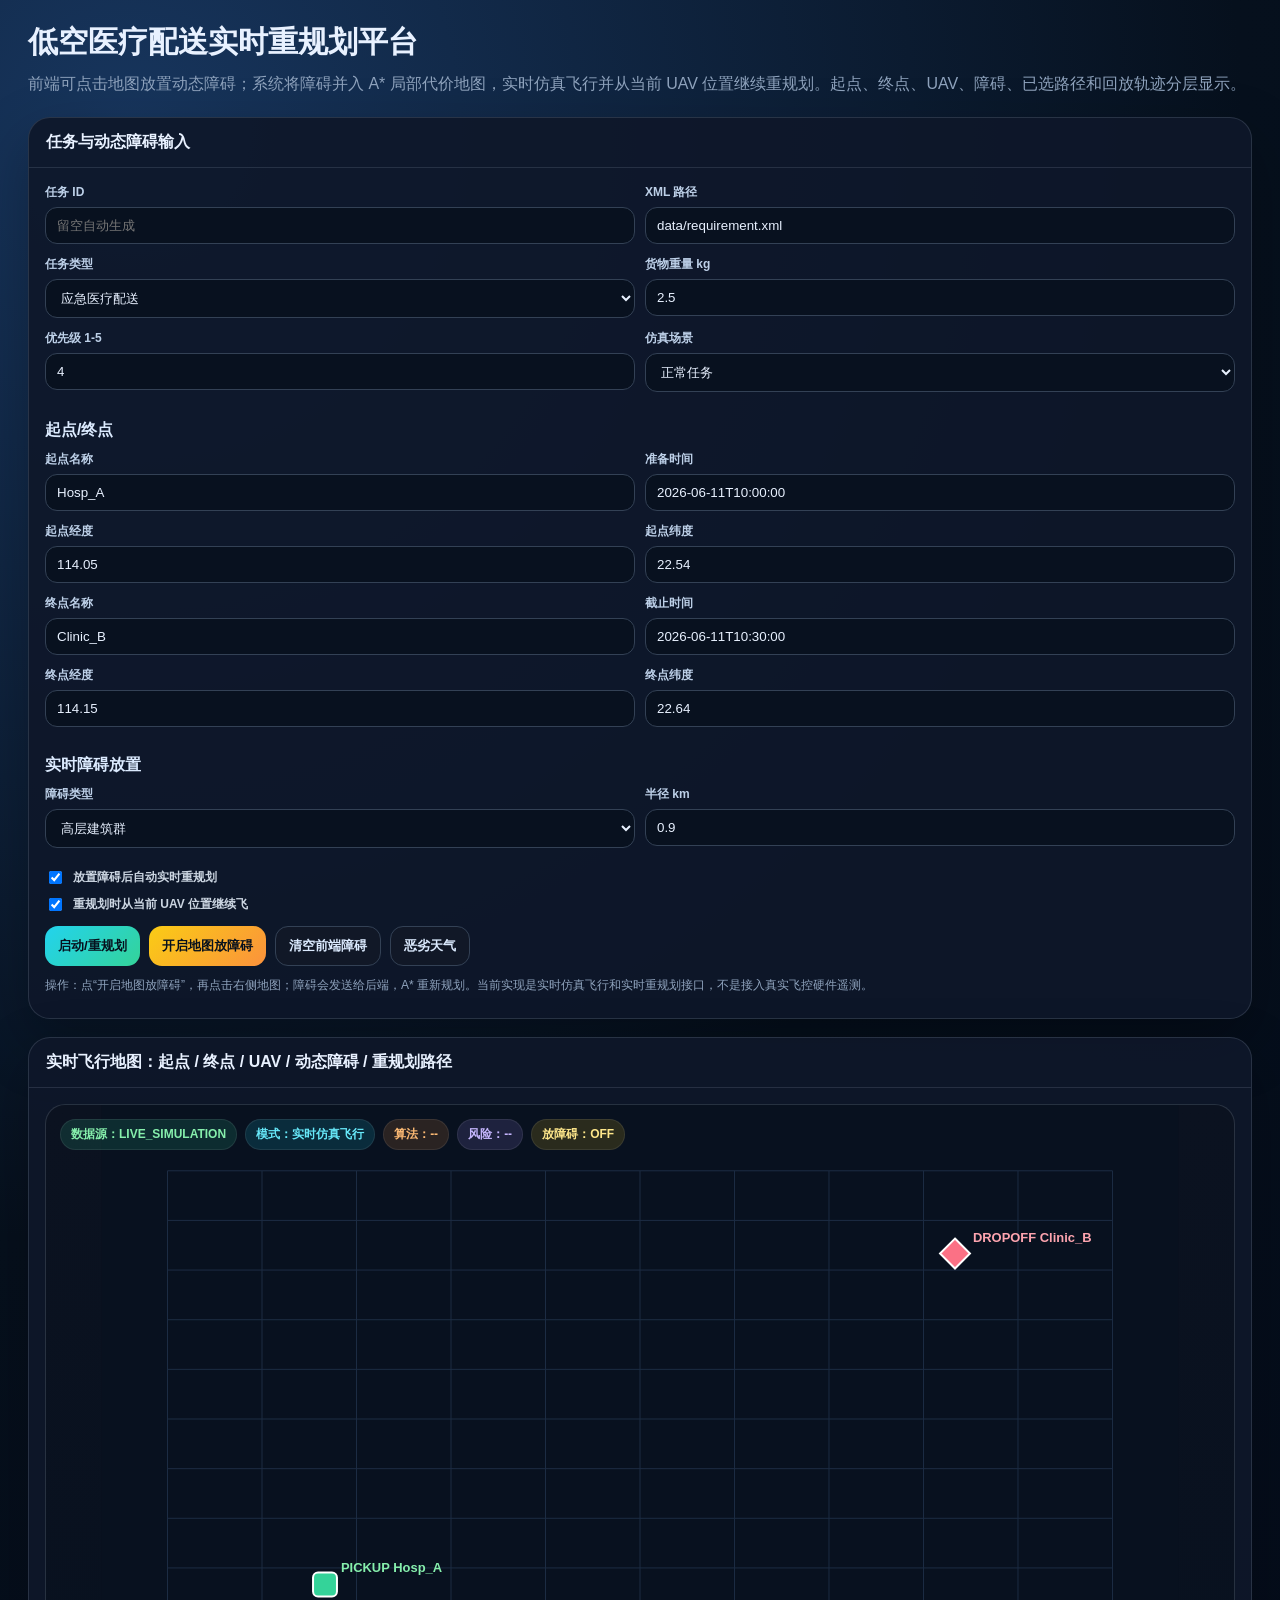
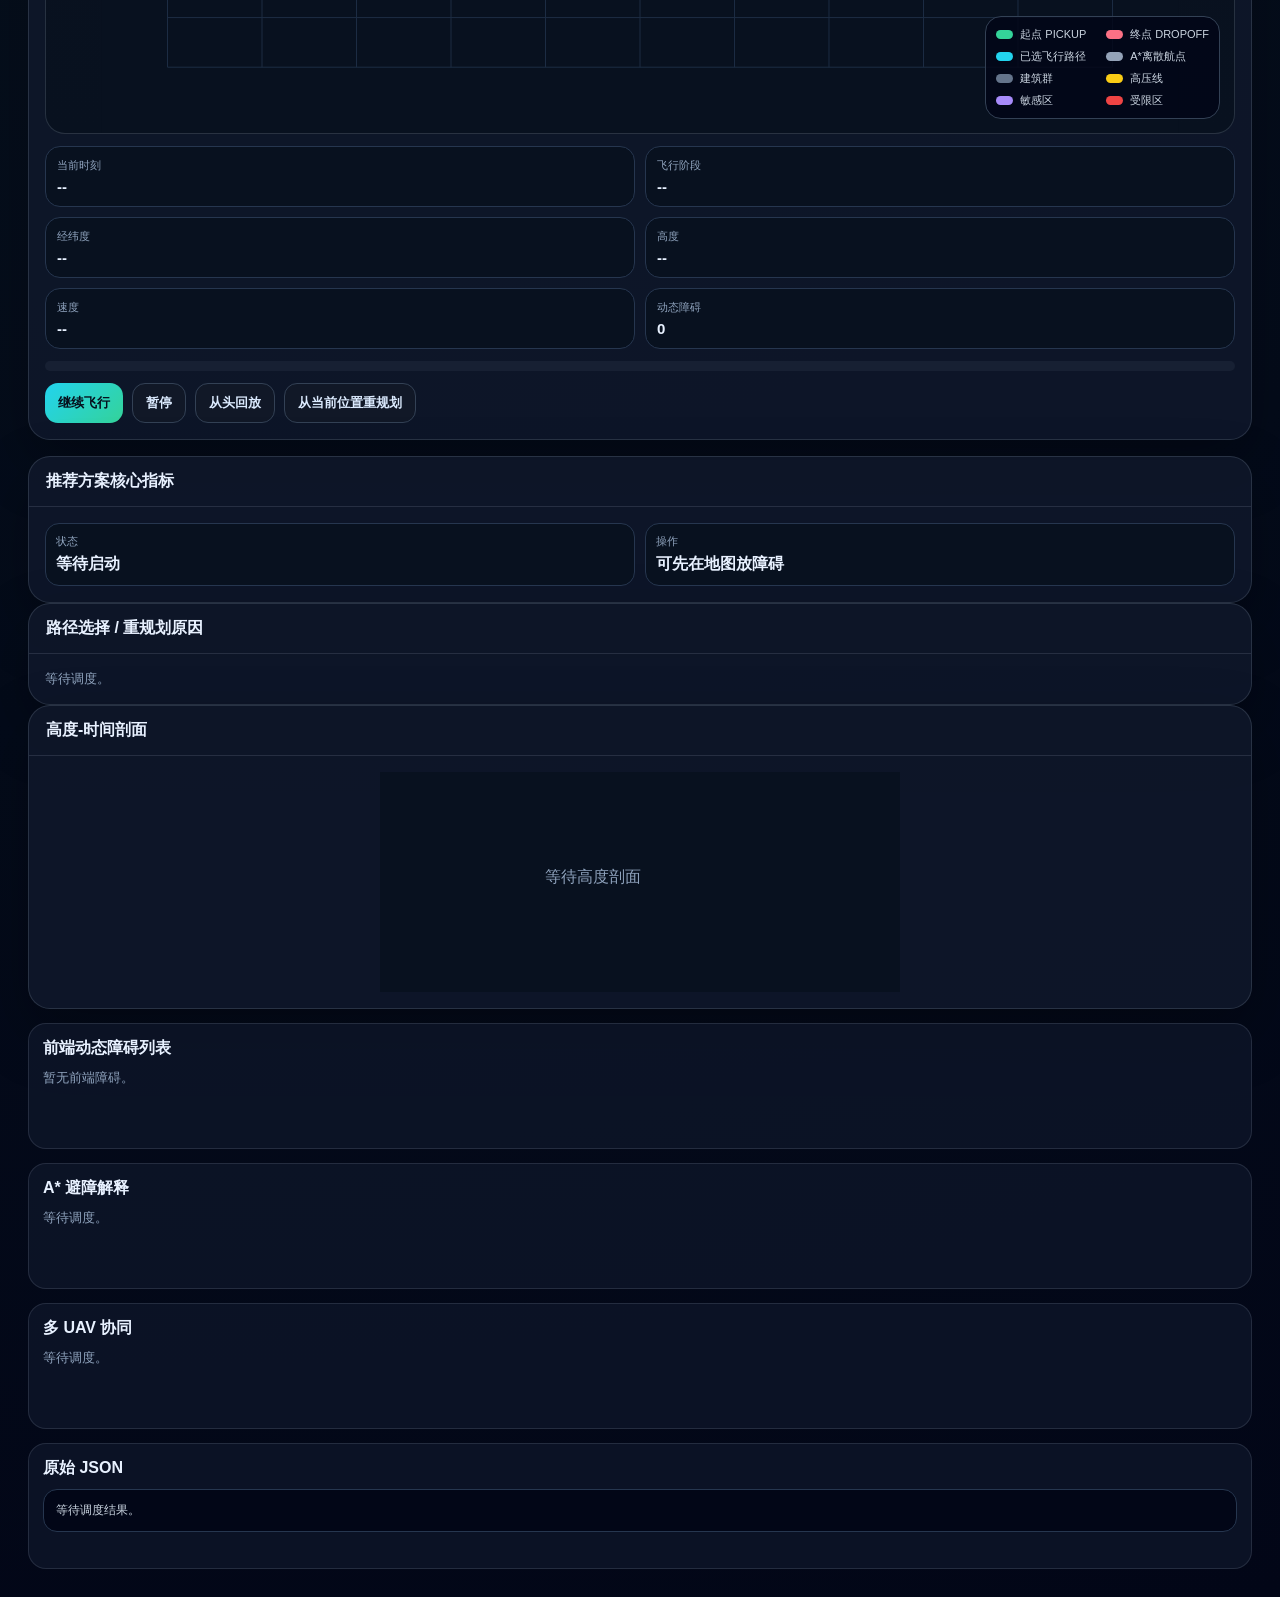
<file: agent_code-master/frontend/index_enhanced.html>
<!doctype html>
<html lang="zh-CN">
<head>
<meta charset="utf-8">
<meta name="viewport" content="width=device-width,initial-scale=1">
<title>低空医疗配送实时重规划平台</title>
<style>
:root{--bg:#06101d;--panel:#0f172a;--card:#111827;--line:#273852;--text:#e8f1ff;--muted:#8fa3bd;--cyan:#22d3ee;--green:#34d399;--red:#fb7185;--yellow:#facc15;--purple:#a78bfa;--orange:#fb923c;--slate:#64748b}*{box-sizing:border-box}body{margin:0;background:radial-gradient(circle at 10% 4%,#17355d 0,#06101d 34%,#020617 100%);color:var(--text);font-family:-apple-system,BlinkMacSystemFont,"Segoe UI","Microsoft YaHei",Arial,sans-serif}header{max-width:1780px;margin:auto;padding:22px 28px 8px}h1{font-size:30px;margin:0}.sub{color:var(--muted);margin-top:8px;line-height:1.6}.wrap{max-width:1780px;margin:auto;padding:12px 28px 28px;display:grid;grid-template-columns:392px 1fr;gap:18px}.card{background:rgba(15,23,42,.92);border:1px solid rgba(148,163,184,.2);border-radius:22px;box-shadow:0 24px 60px rgba(0,0,0,.28);overflow:hidden}.hd{padding:14px 17px;border-bottom:1px solid rgba(148,163,184,.18);font-weight:900}.bd{padding:16px}.row{display:grid;grid-template-columns:1fr 1fr;gap:10px}.f{margin-bottom:12px}label{display:block;font-size:12px;font-weight:800;color:#bdd0e8;margin-bottom:6px}input,select{width:100%;background:#08111f;color:var(--text);border:1px solid #334155;border-radius:12px;padding:10px 11px;outline:0}input:focus,select:focus{border-color:var(--cyan);box-shadow:0 0 0 3px rgba(34,211,238,.12)}.sec{margin:16px 0 10px;font-weight:900;color:#dbeafe}.btns{display:flex;flex-wrap:wrap;gap:9px;margin-top:12px}button{border:0;border-radius:13px;padding:10px 13px;font-weight:900;cursor:pointer;color:#06101d}.primary{background:linear-gradient(135deg,#22d3ee,#34d399)}.ghost{background:#111827;color:#dbeafe;border:1px solid #334155}.warn{background:linear-gradient(135deg,#facc15,#fb923c)}.toggle{display:flex;align-items:center;gap:8px;color:#cbd5e1;font-size:12px;margin-top:8px}.toggle input{width:auto}.hint{font-size:12px;color:var(--muted);line-height:1.55}.toast{margin-top:8px;color:#fca5a5}.dash{display:grid;grid-template-columns:1.45fr .55fr;gap:16px}.mapCard{min-height:760px}.map{height:630px;border-radius:20px;border:1px solid rgba(148,163,184,.22);background:linear-gradient(180deg,#0b1220,#08111f);position:relative;overflow:hidden}.badgebar{position:absolute;left:14px;top:14px;display:flex;gap:8px;flex-wrap:wrap;z-index:4}.tag{display:inline-flex;align-items:center;gap:5px;border-radius:999px;padding:6px 10px;font-size:12px;font-weight:900;border:1px solid rgba(255,255,255,.08);background:#111827}.cyan{color:#67e8f9;background:rgba(34,211,238,.14)}.green{color:#86efac;background:rgba(52,211,153,.14)}.yellow{color:#fde68a;background:rgba(250,204,21,.14)}.purple{color:#c4b5fd;background:rgba(167,139,250,.14)}.red{color:#fda4af;background:rgba(251,113,133,.14)}.orange{color:#fdba74;background:rgba(251,146,60,.14)}svg{width:100%;height:100%;display:block}.legend{position:absolute;right:14px;bottom:14px;z-index:4;background:rgba(2,6,23,.82);border:1px solid #334155;border-radius:16px;padding:10px;display:grid;grid-template-columns:1fr 1fr;gap:7px;font-size:11px}.lg{display:flex;align-items:center;gap:7px;color:#cbd5e1}.sw{width:17px;height:9px;border-radius:8px;display:inline-block}.livebar{display:grid;grid-template-columns:repeat(6,1fr);gap:10px;margin-top:12px}.metric{background:#08111f;border:1px solid #26364f;border-radius:15px;padding:11px}.metric small{display:block;color:var(--muted);font-size:11px}.metric b{display:block;margin-top:5px;font-size:15px}.progress{height:10px;background:#172033;border-radius:99px;overflow:hidden;margin-top:12px}.progress span{display:block;height:100%;width:0;background:linear-gradient(90deg,#22d3ee,#34d399,#facc15)}.panels{display:grid;grid-template-columns:repeat(2,minmax(0,1fr));gap:14px;margin-top:14px}.panel{background:rgba(15,23,42,.78);border:1px solid rgba(148,163,184,.18);border-radius:18px;padding:14px;min-height:126px}.panel h3{margin:0 0 10px;font-size:16px}.miniGrid{display:grid;grid-template-columns:repeat(2,1fr);gap:10px}.mini{background:#08111f;border:1px solid #26364f;border-radius:14px;padding:10px}.mini small{display:block;color:var(--muted);font-size:11px}.mini b{display:block;margin-top:5px}.table{width:100%;border-collapse:collapse;font-size:12px}.table th,.table td{border-bottom:1px solid #26364f;padding:7px;text-align:left}.table th{color:#93c5fd}.step{border-left:3px solid var(--cyan);background:#08111f;border-radius:10px;padding:8px 10px;margin-bottom:8px}.step b{font-size:13px}.step p{margin:5px 0 0;color:var(--muted);font-size:12px;line-height:1.5}.json{white-space:pre-wrap;word-break:break-word;background:#020617;border:1px solid #26364f;border-radius:14px;padding:12px;max-height:300px;overflow:auto;font-size:12px;color:#cbd5e1}.empty{color:var(--muted);font-size:13px}@media(max-width:1280px){.wrap,.dash,.panels{grid-template-columns:1fr}.livebar{grid-template-columns:repeat(2,1fr)}}
</style>
</head>
<body>
<header><h1>低空医疗配送实时重规划平台</h1><div class="sub">前端可点击地图放置动态障碍；系统将障碍并入 A* 局部代价地图，实时仿真飞行并从当前 UAV 位置继续重规划。起点、终点、UAV、障碍、已选路径和回放轨迹分层显示。</div></header>
<main class="wrap"><section class="card"><div class="hd">任务与动态障碍输入</div><div class="bd">
<div class="row"><div class="f"><label>任务 ID</label><input id="taskId" placeholder="留空自动生成"></div><div class="f"><label>XML 路径</label><input id="xmlPath" value="data/requirement.xml"></div></div>
<div class="row"><div class="f"><label>任务类型</label><select id="missionType"><option value="emergency_medical">应急医疗配送</option><option value="emergency_supply">应急物资配送</option></select></div><div class="f"><label>货物重量 kg</label><input id="cargoWeight" type="number" value="2.5" step="0.1"></div></div>
<div class="row"><div class="f"><label>优先级 1-5</label><input id="priority" type="number" value="4"></div><div class="f"><label>仿真场景</label><select id="scenario"><option value="normal">正常任务</option><option value="bad_weather">恶劣天气</option><option value="airspace_restricted">临时受限空域</option><option value="dock_congested">机巢拥堵</option></select></div></div>
<div class="sec">起点/终点</div><div class="row"><div class="f"><label>起点名称</label><input id="pickupId" value="Hosp_A"></div><div class="f"><label>准备时间</label><input id="pickupReady" value="2026-06-11T10:00:00"></div></div><div class="row"><div class="f"><label>起点经度</label><input id="pickupLon" type="number" step="0.000001" value="114.05"></div><div class="f"><label>起点纬度</label><input id="pickupLat" type="number" step="0.000001" value="22.54"></div></div><div class="row"><div class="f"><label>终点名称</label><input id="dropoffId" value="Clinic_B"></div><div class="f"><label>截止时间</label><input id="dropoffDeadline" value="2026-06-11T10:30:00"></div></div><div class="row"><div class="f"><label>终点经度</label><input id="dropoffLon" type="number" step="0.000001" value="114.15"></div><div class="f"><label>终点纬度</label><input id="dropoffLat" type="number" step="0.000001" value="22.64"></div></div>
<div class="sec">实时障碍放置</div><div class="row"><div class="f"><label>障碍类型</label><select id="obsType"><option value="building">高层建筑群</option><option value="powerline">高压线走廊</option><option value="sensitive">人口密集敏感区</option><option value="restricted">临时受限区域</option><option value="weather">恶劣天气单元</option></select></div><div class="f"><label>半径 km</label><input id="obsRadius" type="number" value="0.9" step="0.1"></div></div><label class="toggle"><input type="checkbox" id="autoReplan" checked> 放置障碍后自动实时重规划</label><label class="toggle"><input type="checkbox" id="fromCurrent" checked> 重规划时从当前 UAV 位置继续飞</label><div class="btns"><button class="primary" onclick="submitTask(false)">启动/重规划</button><button class="warn" id="placeBtn" onclick="togglePlacement()">开启地图放障碍</button><button class="ghost" onclick="clearObstacles()">清空前端障碍</button><button class="ghost" onclick="loadDemo('bad_weather')">恶劣天气</button></div><div class="hint" style="margin-top:10px">操作：点“开启地图放障碍”，再点击右侧地图；障碍会发送给后端，A* 重新规划。当前实现是实时仿真飞行和实时重规划接口，不是接入真实飞控硬件遥测。</div><div id="err" class="toast"></div></div></section>
<section><div class="dash"><div class="card mapCard"><div class="hd">实时飞行地图：起点 / 终点 / UAV / 动态障碍 / 重规划路径</div><div class="bd"><div class="map"><div class="badgebar"><span id="sourceBadge" class="tag green">数据源：LIVE_SIMULATION</span><span id="modeBadge" class="tag cyan">模式：实时仿真飞行</span><span id="algo" class="tag orange">算法：--</span><span id="risk" class="tag purple">风险：--</span><span id="placeState" class="tag yellow">放障碍：OFF</span></div><svg id="mapSvg" viewBox="0 0 1080 630"></svg><div class="legend"><div class="lg"><span class="sw" style="background:#34d399"></span>起点 PICKUP</div><div class="lg"><span class="sw" style="background:#fb7185"></span>终点 DROPOFF</div><div class="lg"><span class="sw" style="background:#22d3ee"></span>已选飞行路径</div><div class="lg"><span class="sw" style="background:#94a3b8"></span>A*离散航点</div><div class="lg"><span class="sw" style="background:#64748b"></span>建筑群</div><div class="lg"><span class="sw" style="background:#facc15"></span>高压线</div><div class="lg"><span class="sw" style="background:#a78bfa"></span>敏感区</div><div class="lg"><span class="sw" style="background:#ef4444"></span>受限区</div></div></div><div class="livebar"><div class="metric"><small>当前时刻</small><b id="timeNow">--</b></div><div class="metric"><small>飞行阶段</small><b id="phase">--</b></div><div class="metric"><small>经纬度</small><b id="pos">--</b></div><div class="metric"><small>高度</small><b id="alt">--</b></div><div class="metric"><small>速度</small><b id="speed">--</b></div><div class="metric"><small>动态障碍</small><b id="obsCount">0</b></div></div><div class="progress"><span id="progress"></span></div><div class="btns"><button class="primary" onclick="play()">继续飞行</button><button class="ghost" onclick="pause()">暂停</button><button class="ghost" onclick="restart()">从头回放</button><button class="ghost" onclick="submitTask(true)">从当前位置重规划</button></div></div></div><div class="rightStack"><div class="card"><div class="hd">推荐方案核心指标</div><div class="bd"><div id="overview" class="miniGrid"></div></div></div><div class="card"><div class="hd">路径选择 / 重规划原因</div><div class="bd"><div id="routeSelection" class="empty">等待调度。</div></div></div><div class="card"><div class="hd">高度-时间剖面</div><div class="bd"><svg id="heightSvg" viewBox="0 0 520 220" style="height:220px"></svg></div></div></div></div><div class="panels"><div class="panel"><h3>前端动态障碍列表</h3><div id="userObsPanel" class="empty">暂无前端障碍。</div></div><div class="panel"><h3>A* 避障解释</h3><div id="avoidance" class="empty">等待调度。</div></div><div class="panel"><h3>多 UAV 协同</h3><div id="multiUav" class="empty">等待调度。</div></div><div class="panel"><h3>原始 JSON</h3><div id="raw" class="json">等待调度结果。</div></div></div></section></main>
<script>
const W=1080,H=630,pad=66;let data=null,telemetry=[],idx=0,timer=null,placing=false,userObstacles=[],project=null,inverse=null,dronePlans=[],boundsNow=null;
function by(id){return document.getElementById(id)}function num(id){return Number(by(id).value)}function esc(s){return String(s??'').replace(/[&<>]/g,c=>({'&':'&amp;','<':'&lt;','>':'&gt;'}[c]))}function currentTelemetry(){return telemetry[Math.min(idx,Math.max(telemetry.length-1,0))]}function startPoint(){return{lon:num('pickupLon'),lat:num('pickupLat'),id:by('pickupId').value}}function endPoint(){return{lon:num('dropoffLon'),lat:num('dropoffLat'),id:by('dropoffId').value}}function deliveryPoints(live){const cur=currentTelemetry();const useCurrent=live&&by('fromCurrent').checked&&cur&&cur.lon;const p=useCurrent?{id:'UAV_CURRENT_POSITION',lon:+cur.lon,lat:+cur.lat,role:'pickup',ready_time:by('pickupReady').value}:{id:by('pickupId').value,lon:num('pickupLon'),lat:num('pickupLat'),role:'pickup',ready_time:by('pickupReady').value};return[p,{id:by('dropoffId').value,lon:num('dropoffLon'),lat:num('dropoffLat'),role:'dropoff',deadline:by('dropoffDeadline').value}]}
function payload(live=false){return{task_id:by('taskId').value.trim(),requirement_xml_path:by('xmlPath').value.trim()||'data/requirement.xml',mission_type:by('missionType').value,delivery_points:deliveryPoints(live),cargo_weight_kg:num('cargoWeight'),priority:num('priority'),environmental_constraints:{max_wind_speed_mps:10,max_precipitation_mm_h:5,minimum_visibility_km:2,maximum_altitude_m:120,custom_obstacles:userObstacles},output_requirements:{format:'json',need_risk_assessment:true,need_orchestration_trace:true,need_llm_analysis:true},simulation_scenario:by('scenario').value}}
async function submitTask(live=false){by('err').textContent='';pause();try{const r=await fetch('/api/v1/task/submit',{method:'POST',headers:{'Content-Type':'application/json'},body:JSON.stringify(payload(live))});data=await r.json();if(!r.ok)throw new Error(JSON.stringify(data));render(data)}catch(e){by('err').textContent='请求失败：'+e.message}}function loadDemo(s){by('scenario').value=s;submitTask(false)}function sol(){return data?.recommended_solution||data?.final_dispatch_solution||{}}
function render(d){const s=sol();telemetry=s.multi_uav_plan?.uavs?.[0]?.trajectory||s.telemetry_stream||s.smoothed_trajectory||[];idx=0;by('sourceBadge').textContent='数据源：'+(s.telemetry_source||'LIVE_SIMULATION');by('modeBadge').textContent='模式：实时仿真飞行';by('algo').textContent='算法：'+(s.algorithm_used||s.algorithm||'--');const r=d.risk_assessment||{};by('risk').textContent='风险：'+(r.risk_level||'--')+' '+(r.risk_score??'');renderOverview(s,d);renderRouteSelection(s);renderAvoidance(s);renderMultiUav(s);renderUserObs();drawMap(s);drawHeight(s);setFrame(0);by('raw').textContent=JSON.stringify(d,null,2);play()}
function renderOverview(s,d){const items=[['任务状态',d.mission_status||'--'],['已选算法',s.algorithm_used||s.algorithm||'--'],['路径生成',s.route_generation_mode||'--'],['路径距离',val(s.flight_distance_km,' km')],['耗时',val(s.estimated_duration_mins,' min')],['能耗',val(s.estimated_energy_kj,' kJ')],['A*航点',s.raw_astar_waypoints?.length||0],['平滑样本',s.smoothed_trajectory?.length||0],['动态障碍',s.dynamic_obstacle_count??userObstacles.length],['重规划触发',s.replanning_trigger||'initial_plan']];by('overview').innerHTML=items.map(([a,b])=>`<div class="mini"><small>${esc(a)}</small><b>${esc(b)}</b></div>`).join('')}function renderRouteSelection(s){const corridors=s.candidate_corridors||[];const reason=s.replanning_explanation||`已选择 ${s.selected_corridor||s.algorithm_used||s.algorithm||'当前方案'}：满足时间窗，并综合距离、能耗、风险和障碍代价。`;let html='';if(corridors.length){html+=`<table class="table"><tr><th>候选</th><th>耗时</th><th>能耗</th><th>时间窗</th><th>目标值</th><th>结果</th></tr>${corridors.map(c=>`<tr><td>${esc(c.corridor_name)}</td><td>${c.duration_mins}</td><td>${c.energy_kj}</td><td>${c.time_window_met?'满足':'否'}</td><td>${c.objective_value}</td><td>${c.corridor_name===s.selected_corridor?'已选':'未选'}</td></tr>`).join('')}</table>`}html+=`<div class="step"><b>路径选择说明</b><p>${esc(reason)}</p></div>`;by('routeSelection').innerHTML=html}function renderAvoidance(s){const exp=s.obstacle_avoidance_explanation||[];by('avoidance').innerHTML=exp.length?exp.map(x=>`<div class="step"><b>A* 避障</b><p>${esc(x)}</p></div>`).join(''):'暂无避障解释。'}function renderMultiUav(s){const m=s.multi_uav_plan||{};by('multiUav').innerHTML=m.enabled?(m.uavs||[]).map(u=>`<div class="step"><b style="color:${u.color}">${esc(u.uav_id)} · ${esc(u.role)}</b><p>${esc(u.assignment)} 高度层 ${u.altitude_layer_m}m，延时 ${u.delay_seconds}s。</p></div>`).join(''):'暂无多 UAV 协同。'}function renderUserObs(){by('obsCount').textContent=userObstacles.length;by('userObsPanel').innerHTML=userObstacles.length?`<table class="table"><tr><th>ID</th><th>类型</th><th>半径</th><th>位置</th></tr>${userObstacles.map(o=>`<tr><td>${o.id}</td><td>${labelKind(o.kind)}</td><td>${o.radius_km}</td><td>${o.center_lon.toFixed(5)}, ${o.center_lat.toFixed(5)}</td></tr>`).join('')}</table>`:'暂无前端障碍。'}function val(v,u){return v===undefined||v===null?'--':`${v}${u||''}`}function labelKind(k){return{building:'建筑群',powerline:'高压线',sensitive:'敏感区',restricted:'受限区',weather:'天气单元'}[k]||k}
function allPoints(s){let pts=[startPoint(),endPoint(),...userObstacles.map(o=>({lon:o.center_lon,lat:o.center_lat}))];['raw_astar_waypoints','smoothed_trajectory','route_polyline_geo','waypoints_3d'].forEach(k=>(s[k]||[]).forEach(p=>pts.push(p)));(s.obstacle_zones||[]).forEach(o=>{if(o.center_lon)pts.push({lon:o.center_lon,lat:o.center_lat});(o.polyline_geo||[]).forEach(p=>pts.push(p))});(s.multi_uav_plan?.uavs||[]).forEach(u=>(u.trajectory||[]).forEach(p=>pts.push(p)));return pts.filter(p=>p&&p.lon!==undefined&&p.lat!==undefined)}function computeBounds(pts){const lons=pts.map(p=>+p.lon),lats=pts.map(p=>+p.lat);const lp=Math.max((Math.max(...lons)-Math.min(...lons))*.25,.015),ap=Math.max((Math.max(...lats)-Math.min(...lats))*.25,.015);return{minLon:Math.min(...lons)-lp,maxLon:Math.max(...lons)+lp,minLat:Math.min(...lats)-ap,maxLat:Math.max(...lats)+ap}}function setupProjection(s){boundsNow=computeBounds(allPoints(s||{}));project=p=>({x:pad+(+p.lon-boundsNow.minLon)/(boundsNow.maxLon-boundsNow.minLon)*(W-pad*2),y:H-pad-(+p.lat-boundsNow.minLat)/(boundsNow.maxLat-boundsNow.minLat)*(H-pad*2)});inverse=(x,y)=>({lon:boundsNow.minLon+(x-pad)/(W-pad*2)*(boundsNow.maxLon-boundsNow.minLon),lat:boundsNow.minLat+(H-pad-y)/(H-pad*2)*(boundsNow.maxLat-boundsNow.minLat)})}function pstr(arr){return arr.map(p=>{const q=project(p);return`${q.x},${q.y}`}).join(' ')}
function drawMap(s={}){setupProjection(s);dronePlans=[];let html=`<defs><filter id="glow"><feGaussianBlur stdDeviation="3" result="b"/><feMerge><feMergeNode in="b"/><feMergeNode in="SourceGraphic"/></feMerge></filter></defs><rect width="1080" height="630" fill="#08111f"/>`;for(let i=0;i<11;i++){html+=`<line x1="${pad+i*(W-2*pad)/10}" y1="${pad}" x2="${pad+i*(W-2*pad)/10}" y2="${H-pad}" stroke="#1d2d44"/><line x1="${pad}" y1="${pad+i*(H-2*pad)/10}" x2="${W-pad}" y2="${pad+i*(H-2*pad)/10}" stroke="#1d2d44"/>`}[...(s.obstacle_zones||[]),...userObstacles.map(o=>({...o,kind:mapFrontendKind(o.kind),source:'frontend'}))].forEach(o=>{html+=drawObstacle(o)});const raw=s.raw_astar_waypoints||[];if(raw.length)html+=`<polyline points="${pstr(raw)}" fill="none" stroke="#94a3b8" stroke-width="2" stroke-dasharray="4 7" opacity=".75"/>`;const smooth=s.smoothed_trajectory||s.route_polyline_geo||s.waypoints_3d||[];if(smooth.length)html+=`<polyline points="${pstr(smooth)}" fill="none" stroke="#22d3ee" stroke-width="6" stroke-linecap="round" stroke-linejoin="round" filter="url(#glow)"/>`;html+=pickupIcon(project(startPoint()),by('pickupId').value)+dropoffIcon(project(endPoint()),by('dropoffId').value);const plans=s.multi_uav_plan?.uavs||[];if(plans.length){plans.forEach((u,i)=>{if(u.trajectory?.length){html+=`<polyline points="${pstr(u.trajectory)}" fill="none" stroke="${u.color||'#fff'}" stroke-width="${i===0?4:2}" opacity="${i===0 ? .85 : .45}" stroke-dasharray="${i===0?'0':'8 7'}"/>`;const id=safe(u.uav_id);dronePlans.push({id,u});html+=droneIcon(id,u.color||'#facc15',u.uav_id)}})}else if(smooth.length){dronePlans.push({id:'primary',u:{trajectory:smooth,color:'#facc15',uav_id:'UAV-LIVE'}});html+=droneIcon('primary','#facc15','UAV-LIVE')}by('mapSvg').innerHTML=html;setFrame(idx)}
function mapFrontendKind(k){return{building:'building_cluster',powerline:'linear_obstacle',sensitive:'sensitive_area',restricted:'no_fly_zone',weather:'weather_cell'}[k]||k}function drawObstacle(o){const color={building_cluster:'#64748b',linear_obstacle:'#facc15',sensitive_area:'#a78bfa',no_fly_zone:'#ef4444',weather_cell:'#fb923c'}[o.kind]||'#94a3b8';let h='';if(o.kind==='linear_obstacle'&&o.polyline_geo?.length){const pts=o.polyline_geo.map(p=>project(p));h+=`<polyline points="${pts.map(p=>`${p.x},${p.y}`).join(' ')}" fill="none" stroke="${color}" stroke-width="7" stroke-dasharray="11 8" opacity=".78"/>`;pts.forEach(p=>h+=`<path d="M${p.x-7},${p.y+18} L${p.x},${p.y-14} L${p.x+7},${p.y+18} Z" fill="none" stroke="${color}"/>`);h+=txt(pts[0],o.id||'POWERLINE',color);return h}if(o.center_lon){const c=project({lon:o.center_lon,lat:o.center_lat}),r=24+(o.radius_km||.8)*10;if(o.kind==='building_cluster'){for(let k=0;k<6;k++)h+=`<rect x="${c.x-r/2+k*7}" y="${c.y-r/2-k*4}" width="${r*.42}" height="${r*.88}" fill="${color}" opacity=".35" stroke="${color}"/>`}else h+=`<circle cx="${c.x}" cy="${c.y}" r="${r}" fill="${color}" opacity=".16" stroke="${color}" stroke-width="2" stroke-dasharray="${o.kind==='no_fly_zone'?'0':'8 6'}"/>`;h+=txt({x:c.x+r*.42,y:c.y-r*.42},o.id||labelKind(o.frontend_kind||o.kind),color)}return h}function pickupIcon(p,name){return`<g><rect x="${p.x-12}" y="${p.y-12}" width="24" height="24" rx="5" fill="#34d399" stroke="#fff" stroke-width="2"/><text x="${p.x+16}" y="${p.y-12}" fill="#86efac" font-size="13" font-weight="900">PICKUP ${esc(name)}</text></g>`}function dropoffIcon(p,name){return`<g><path d="M${p.x},${p.y-15} L${p.x+15},${p.y} L${p.x},${p.y+15} L${p.x-15},${p.y} Z" fill="#fb7185" stroke="#fff" stroke-width="2"/><text x="${p.x+18}" y="${p.y-12}" fill="#fda4af" font-size="13" font-weight="900">DROPOFF ${esc(name)}</text></g>`}function droneIcon(id,color,label){return`<g id="drone-${id}"><circle cx="0" cy="0" r="22" fill="${color}" opacity=".16"><animate attributeName="r" values="16;25;16" dur="1.4s" repeatCount="indefinite"/></circle><path d="M0,-18 L13,15 L0,8 L-13,15 Z" fill="${color}" stroke="#fff" stroke-width="2"/><circle cx="0" cy="0" r="3" fill="#fff"/><text x="18" y="-14" fill="${color}" font-size="13" font-weight="900">${esc(label)}</text></g>`}function txt(p,t,c){return`<text x="${p.x+8}" y="${p.y-8}" fill="${c}" font-size="12" font-weight="900">${esc(t)}</text>`}function safe(s){return String(s).replace(/[^a-zA-Z0-9_-]/g,'_')}function heading(a,b){if(!a||!b)return 0;return Math.atan2((+b.lat)-(+a.lat),(+b.lon)-(+a.lon))*180/Math.PI+90}
function setFrame(i){if(!telemetry.length){by('progress').style.width='0%';return}idx=Math.max(0,Math.min(i,telemetry.length-1));const t=telemetry[idx],prev=telemetry[Math.max(0,idx-1)];by('timeNow').textContent='T+'+(t.t_seconds??idx)+'s';by('phase').textContent=t.phase||'fly';by('pos').textContent=(+t.lon).toFixed(5)+', '+(+t.lat).toFixed(5);by('alt').textContent=(t.altitude_m??'--')+' m';by('speed').textContent=(t.speed_kmh??50)+' km/h';by('obsCount').textContent=userObstacles.length;by('progress').style.width=((idx+1)/telemetry.length*100)+'%';dronePlans.forEach(({id,u})=>{const tr=u.trajectory||telemetry;const p=tr[Math.min(idx,tr.length-1)],pp=tr[Math.max(0,Math.min(idx-1,tr.length-1))];const g=document.getElementById('drone-'+id);if(g&&p){const q=project(p);g.setAttribute('transform',`translate(${q.x},${q.y}) rotate(${heading(pp,p)})`)}})}function play(){pause();if(!telemetry.length)return;timer=setInterval(()=>{setFrame(idx+1);if(idx>=telemetry.length-1)pause()},220)}function pause(){if(timer)clearInterval(timer);timer=null}function restart(){setFrame(0);play()}function togglePlacement(){placing=!placing;by('placeBtn').textContent=placing?'关闭地图放障碍':'开启地图放障碍';by('placeState').textContent='放障碍：'+(placing?'ON':'OFF');by('placeState').className='tag '+(placing?'red':'yellow')}function clearObstacles(){userObstacles=[];renderUserObs();drawMap(sol())}
by('mapSvg').addEventListener('click',e=>{if(!placing||!inverse)return;const rect=by('mapSvg').getBoundingClientRect();const x=(e.clientX-rect.left)/rect.width*W,y=(e.clientY-rect.top)/rect.height*H;if(x<pad||x>W-pad||y<pad||y>H-pad)return;const geo=inverse(x,y),kind=by('obsType').value;userObstacles.push({id:'USER_OBS_'+String(userObstacles.length+1).padStart(3,'0'),kind,center_lon:+geo.lon,center_lat:+geo.lat,radius_km:num('obsRadius'),name:labelKind(kind)});renderUserObs();drawMap(sol());if(by('autoReplan').checked)submitTask(true)});function drawHeight(s){const svg=by('heightSvg'),profile=s.multi_uav_plan?.height_time_profile||[];let html='<rect width="520" height="220" fill="#08111f"/>';if(!profile.length){svg.innerHTML=html+`<text x="165" y="110" fill="#8fa3bd">暂无高度剖面</text>`;return}const maxT=Math.max(...profile.map(p=>+p.t_seconds),1),alts=profile.map(p=>+p.altitude_m),minA=Math.min(...alts)-5,maxA=Math.max(...alts)+5,groups={};profile.forEach(p=>(groups[p.uav_id]=groups[p.uav_id]||[]).push(p));Object.entries(groups).forEach(([id,arr])=>{arr.sort((a,b)=>a.t_seconds-b.t_seconds);const c=arr[0].color||'#fff';const pts=arr.map(p=>`${45+p.t_seconds/maxT*455},${185-(p.altitude_m-minA)/(maxA-minA)*155}`).join(' ');html+=`<polyline points="${pts}" fill="none" stroke="${c}" stroke-width="3"/><text x="48" y="${185-(arr[0].altitude_m-minA)/(maxA-minA)*155-5}" fill="${c}" font-size="11">${esc(id)}</text>`});svg.innerHTML=html}function initial(){by('overview').innerHTML='<div class="mini"><small>状态</small><b>等待启动</b></div><div class="mini"><small>操作</small><b>可先在地图放障碍</b></div>';setupProjection({});drawMap({});renderUserObs();by('heightSvg').innerHTML='<rect width="520" height="220" fill="#08111f"/><text x="165" y="110" fill="#8fa3bd">等待高度剖面</text>'}initial();
</script></body></html>
</file>
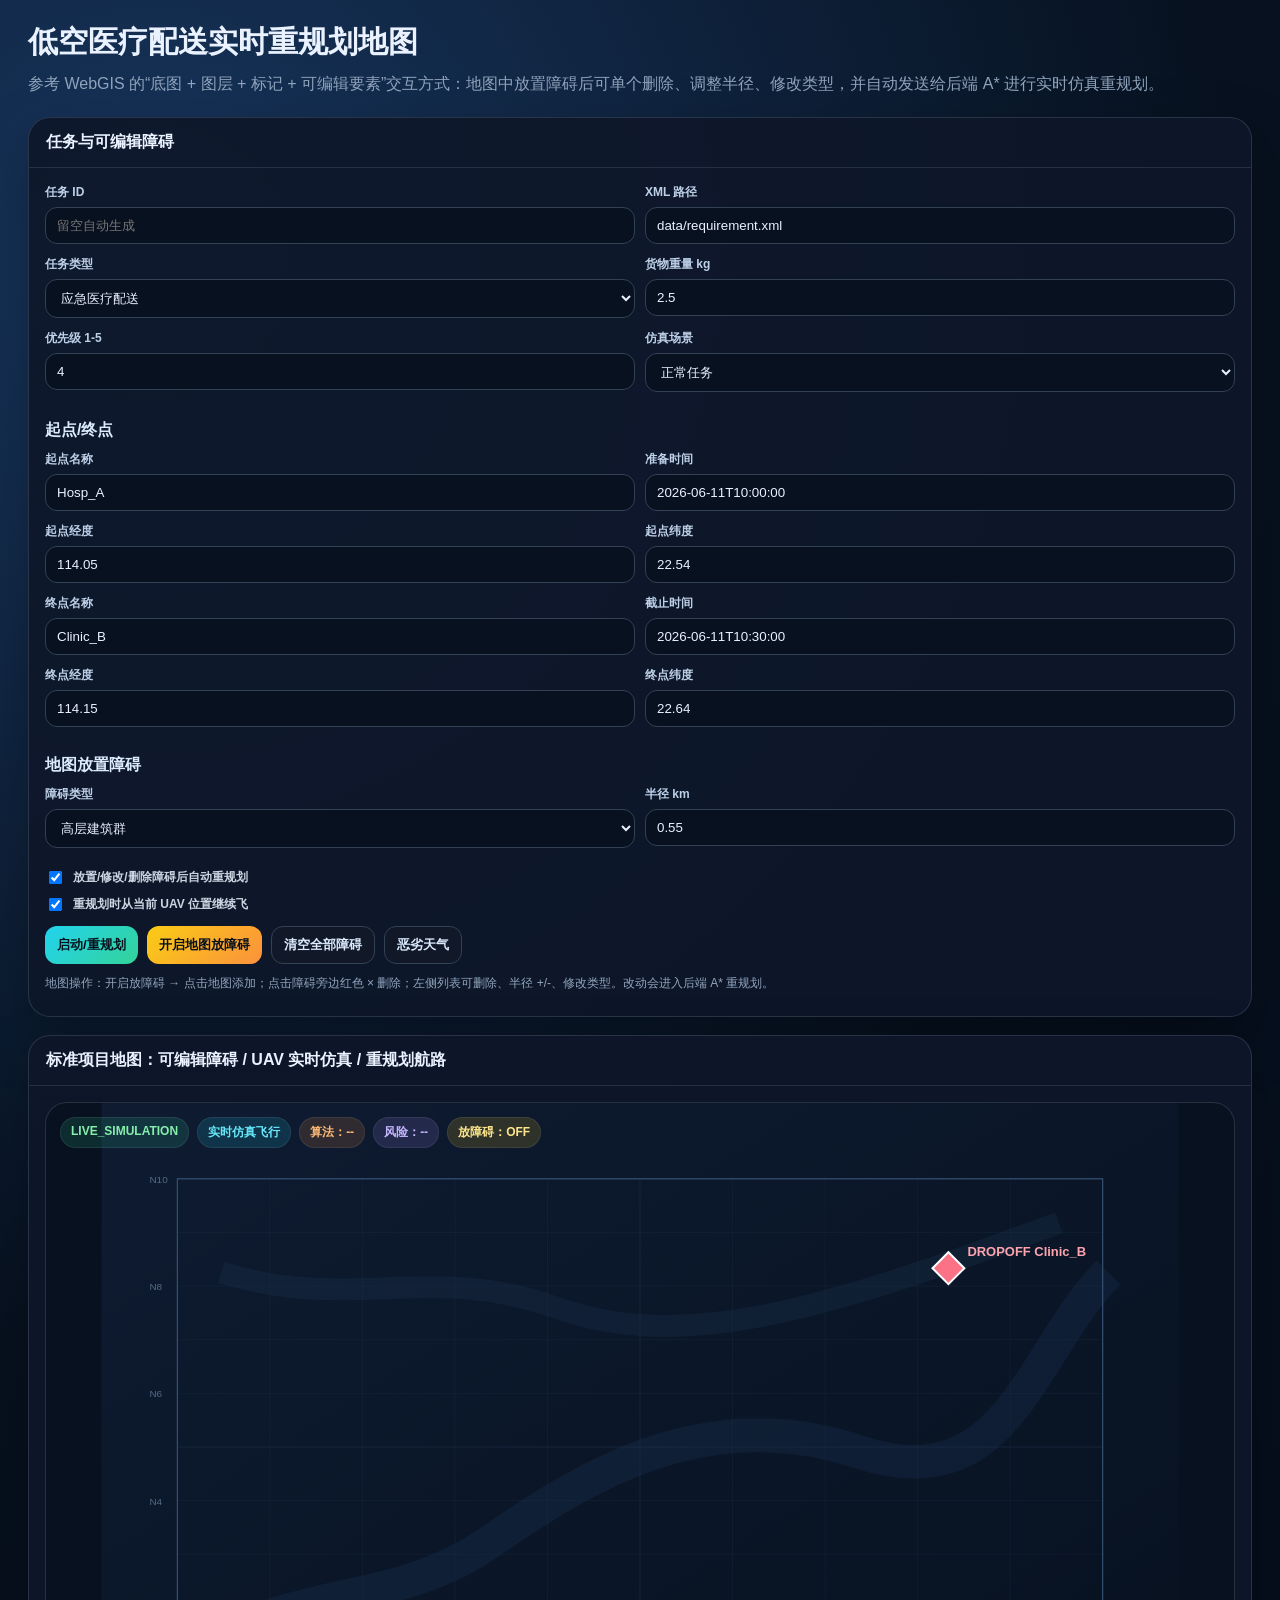
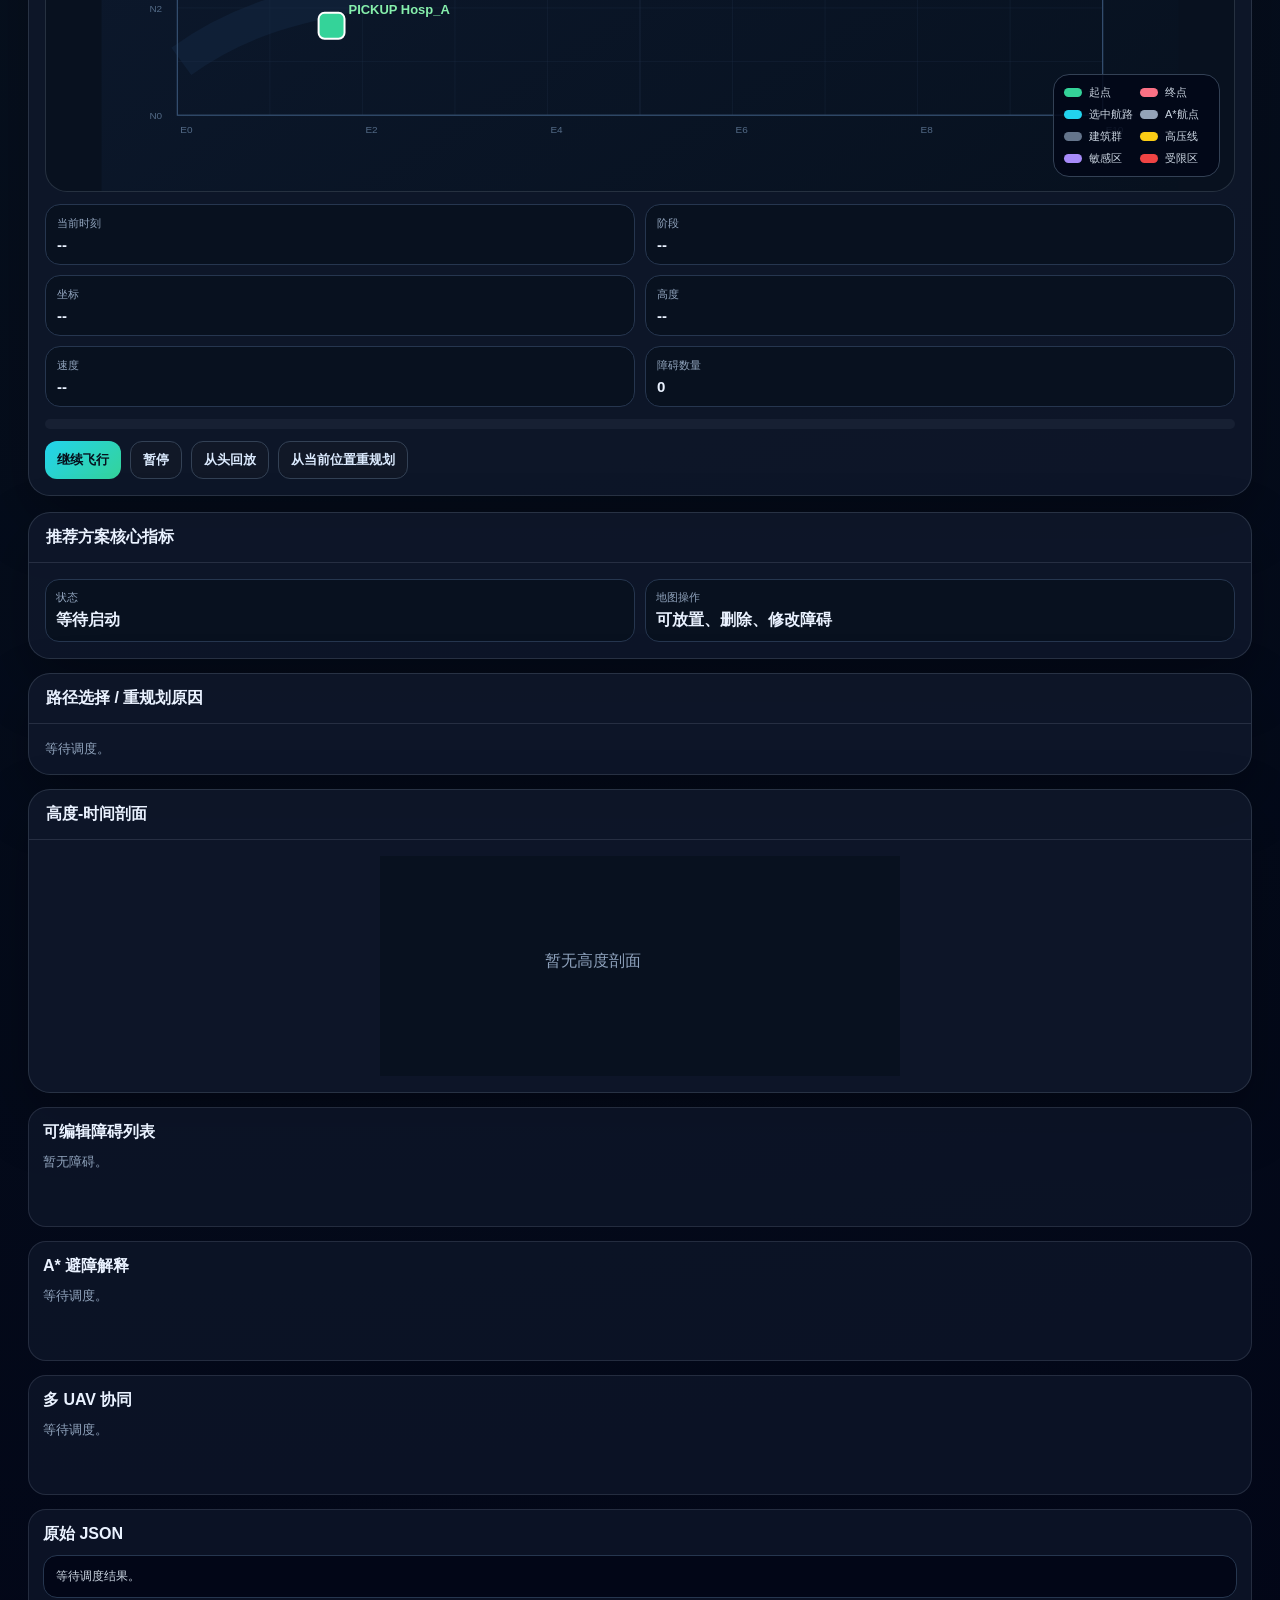
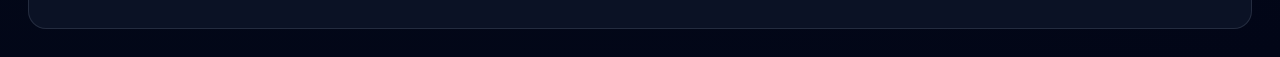
<file: agent_code-master/frontend/index_realtime_map.html>
<!doctype html>
<html lang="zh-CN">
<head>
<meta charset="utf-8" />
<meta name="viewport" content="width=device-width,initial-scale=1" />
<title>低空医疗配送实时重规划地图</title>
<style>
:root{--bg:#06111f;--panel:#0f172a;--panel2:#111827;--line:#273852;--text:#eaf2ff;--muted:#91a4bd;--cyan:#22d3ee;--green:#34d399;--red:#fb7185;--yellow:#facc15;--purple:#a78bfa;--orange:#fb923c;--slate:#64748b}*{box-sizing:border-box}body{margin:0;background:radial-gradient(circle at 12% 8%,#17355d 0,#07111f 34%,#020617 100%);color:var(--text);font-family:-apple-system,BlinkMacSystemFont,"Segoe UI","Microsoft YaHei",Arial,sans-serif}header{padding:22px 28px 8px;max-width:1800px;margin:auto}h1{margin:0;font-size:30px}.sub{color:var(--muted);margin-top:8px;line-height:1.6}.wrap{max-width:1800px;margin:auto;padding:12px 28px 28px;display:grid;grid-template-columns:390px 1fr;gap:18px}.card{background:rgba(15,23,42,.92);border:1px solid rgba(148,163,184,.2);border-radius:22px;box-shadow:0 24px 60px rgba(0,0,0,.28);overflow:hidden}.hd{padding:14px 17px;border-bottom:1px solid rgba(148,163,184,.18);font-weight:900}.bd{padding:16px}.row{display:grid;grid-template-columns:1fr 1fr;gap:10px}.f{margin-bottom:12px}label{display:block;font-size:12px;font-weight:800;color:#bdd0e8;margin-bottom:6px}input,select{width:100%;background:#08111f;color:var(--text);border:1px solid #334155;border-radius:12px;padding:10px 11px;outline:0}input:focus,select:focus{border-color:var(--cyan);box-shadow:0 0 0 3px rgba(34,211,238,.12)}.sec{margin:16px 0 10px;font-weight:900;color:#dbeafe}.btns{display:flex;flex-wrap:wrap;gap:9px;margin-top:12px}button{border:0;border-radius:12px;padding:9px 12px;font-weight:900;cursor:pointer;color:#06101d}.primary{background:linear-gradient(135deg,#22d3ee,#34d399)}.ghost{background:#111827;color:#dbeafe;border:1px solid #334155}.warn{background:linear-gradient(135deg,#facc15,#fb923c)}.danger{background:linear-gradient(135deg,#fb7185,#fb923c)}.hint{font-size:12px;color:var(--muted);line-height:1.55}.toast{margin-top:8px;color:#fca5a5}.switch{display:flex;align-items:center;gap:8px;font-size:12px;color:#cbd5e1;margin:8px 0}.switch input{width:auto}.dash{display:grid;grid-template-columns:1.4fr .6fr;gap:16px}.map{height:690px;border:1px solid rgba(148,163,184,.22);border-radius:22px;background:#08111f;position:relative;overflow:hidden}.badges{position:absolute;left:14px;top:14px;display:flex;gap:8px;flex-wrap:wrap;z-index:5}.tag{border-radius:999px;padding:6px 10px;font-size:12px;font-weight:900;background:#111827;border:1px solid rgba(255,255,255,.08)}.cyan{color:#67e8f9;background:rgba(34,211,238,.14)}.green{color:#86efac;background:rgba(52,211,153,.14)}.yellow{color:#fde68a;background:rgba(250,204,21,.14)}.purple{color:#c4b5fd;background:rgba(167,139,250,.14)}.red{color:#fda4af;background:rgba(251,113,133,.14)}.orange{color:#fdba74;background:rgba(251,146,60,.14)}svg{width:100%;height:100%;display:block}.legend{position:absolute;right:14px;bottom:14px;z-index:5;background:rgba(2,6,23,.84);border:1px solid #334155;border-radius:16px;padding:10px;display:grid;grid-template-columns:1fr 1fr;gap:7px;font-size:11px}.lg{display:flex;align-items:center;gap:7px;color:#cbd5e1}.sw{width:18px;height:9px;border-radius:8px;display:inline-block}.metrics{display:grid;grid-template-columns:repeat(6,1fr);gap:10px;margin-top:12px}.metric{background:#08111f;border:1px solid #26364f;border-radius:15px;padding:11px}.metric small{display:block;color:var(--muted);font-size:11px}.metric b{display:block;margin-top:5px;font-size:15px}.progress{height:10px;background:#172033;border-radius:99px;overflow:hidden;margin-top:12px}.progress span{display:block;height:100%;width:0;background:linear-gradient(90deg,#22d3ee,#34d399,#facc15)}.side{display:grid;gap:14px}.miniGrid{display:grid;grid-template-columns:1fr 1fr;gap:10px}.mini{background:#08111f;border:1px solid #26364f;border-radius:14px;padding:10px}.mini small{display:block;color:var(--muted);font-size:11px}.mini b{display:block;margin-top:5px}.panels{display:grid;grid-template-columns:repeat(2,minmax(0,1fr));gap:14px;margin-top:14px}.panel{background:rgba(15,23,42,.78);border:1px solid rgba(148,163,184,.18);border-radius:18px;padding:14px;min-height:120px}.panel h3{margin:0 0 10px;font-size:16px}.table{width:100%;border-collapse:collapse;font-size:12px}.table th,.table td{border-bottom:1px solid #26364f;padding:7px;text-align:left}.table th{color:#93c5fd}.table button{font-size:11px;padding:4px 7px;margin-right:4px}.step{border-left:3px solid var(--cyan);background:#08111f;border-radius:10px;padding:8px 10px;margin-bottom:8px}.step b{font-size:13px}.step p{margin:5px 0 0;color:var(--muted);font-size:12px;line-height:1.5}.json{white-space:pre-wrap;word-break:break-word;background:#020617;border:1px solid #26364f;border-radius:14px;padding:12px;max-height:300px;overflow:auto;font-size:12px;color:#cbd5e1}.empty{color:var(--muted);font-size:13px}@media(max-width:1280px){.wrap,.dash,.panels{grid-template-columns:1fr}.metrics{grid-template-columns:repeat(2,1fr)}}
</style>
</head>
<body>
<header><h1>低空医疗配送实时重规划地图</h1><div class="sub">参考 WebGIS 的“底图 + 图层 + 标记 + 可编辑要素”交互方式：地图中放置障碍后可单个删除、调整半径、修改类型，并自动发送给后端 A* 进行实时仿真重规划。</div></header>
<main class="wrap">
<section class="card"><div class="hd">任务与可编辑障碍</div><div class="bd">
<div class="row"><div class="f"><label>任务 ID</label><input id="taskId" placeholder="留空自动生成"></div><div class="f"><label>XML 路径</label><input id="xmlPath" value="data/requirement.xml"></div></div>
<div class="row"><div class="f"><label>任务类型</label><select id="missionType"><option value="emergency_medical">应急医疗配送</option><option value="emergency_supply">应急物资配送</option></select></div><div class="f"><label>货物重量 kg</label><input id="cargoWeight" type="number" value="2.5" step="0.1"></div></div>
<div class="row"><div class="f"><label>优先级 1-5</label><input id="priority" type="number" value="4"></div><div class="f"><label>仿真场景</label><select id="scenario"><option value="normal">正常任务</option><option value="bad_weather">恶劣天气</option><option value="airspace_restricted">临时受限空域</option><option value="dock_congested">机巢拥堵</option></select></div></div>
<div class="sec">起点/终点</div>
<div class="row"><div class="f"><label>起点名称</label><input id="pickupId" value="Hosp_A"></div><div class="f"><label>准备时间</label><input id="pickupReady" value="2026-06-11T10:00:00"></div></div>
<div class="row"><div class="f"><label>起点经度</label><input id="pickupLon" type="number" step="0.000001" value="114.05"></div><div class="f"><label>起点纬度</label><input id="pickupLat" type="number" step="0.000001" value="22.54"></div></div>
<div class="row"><div class="f"><label>终点名称</label><input id="dropoffId" value="Clinic_B"></div><div class="f"><label>截止时间</label><input id="dropoffDeadline" value="2026-06-11T10:30:00"></div></div>
<div class="row"><div class="f"><label>终点经度</label><input id="dropoffLon" type="number" step="0.000001" value="114.15"></div><div class="f"><label>终点纬度</label><input id="dropoffLat" type="number" step="0.000001" value="22.64"></div></div>
<div class="sec">地图放置障碍</div>
<div class="row"><div class="f"><label>障碍类型</label><select id="obsType"><option value="building">高层建筑群</option><option value="powerline">高压线走廊</option><option value="sensitive">人口密集敏感区</option><option value="restricted">临时受限区域</option><option value="weather">恶劣天气单元</option></select></div><div class="f"><label>半径 km</label><input id="obsRadius" type="number" value="0.55" step="0.1"></div></div>
<label class="switch"><input id="autoReplan" type="checkbox" checked> 放置/修改/删除障碍后自动重规划</label>
<label class="switch"><input id="fromCurrent" type="checkbox" checked> 重规划时从当前 UAV 位置继续飞</label>
<div class="btns"><button class="primary" onclick="submitTask(false)">启动/重规划</button><button class="warn" id="placeBtn" onclick="togglePlacement()">开启地图放障碍</button><button class="ghost" onclick="clearObstacles()">清空全部障碍</button><button class="ghost" onclick="loadDemo('bad_weather')">恶劣天气</button></div>
<div class="hint" style="margin-top:10px">地图操作：开启放障碍 → 点击地图添加；点击障碍旁边红色 × 删除；左侧列表可删除、半径 +/-、修改类型。改动会进入后端 A* 重规划。</div><div id="err" class="toast"></div>
</div></section>
<section>
<div class="dash"><div class="card"><div class="hd">标准项目地图：可编辑障碍 / UAV 实时仿真 / 重规划航路</div><div class="bd"><div class="map"><div class="badges"><span id="src" class="tag green">LIVE_SIMULATION</span><span id="mode" class="tag cyan">实时仿真飞行</span><span id="algo" class="tag orange">算法：--</span><span id="risk" class="tag purple">风险：--</span><span id="placeState" class="tag yellow">放障碍：OFF</span></div><svg id="mapSvg" viewBox="0 0 1080 690"></svg><div class="legend"><div class="lg"><span class="sw" style="background:#34d399"></span>起点</div><div class="lg"><span class="sw" style="background:#fb7185"></span>终点</div><div class="lg"><span class="sw" style="background:#22d3ee"></span>选中航路</div><div class="lg"><span class="sw" style="background:#94a3b8"></span>A*航点</div><div class="lg"><span class="sw" style="background:#64748b"></span>建筑群</div><div class="lg"><span class="sw" style="background:#facc15"></span>高压线</div><div class="lg"><span class="sw" style="background:#a78bfa"></span>敏感区</div><div class="lg"><span class="sw" style="background:#ef4444"></span>受限区</div></div></div><div class="metrics"><div class="metric"><small>当前时刻</small><b id="timeNow">--</b></div><div class="metric"><small>阶段</small><b id="phase">--</b></div><div class="metric"><small>坐标</small><b id="pos">--</b></div><div class="metric"><small>高度</small><b id="alt">--</b></div><div class="metric"><small>速度</small><b id="speed">--</b></div><div class="metric"><small>障碍数量</small><b id="obsCount">0</b></div></div><div class="progress"><span id="progress"></span></div><div class="btns"><button class="primary" onclick="play()">继续飞行</button><button class="ghost" onclick="pause()">暂停</button><button class="ghost" onclick="restart()">从头回放</button><button class="ghost" onclick="submitTask(true)">从当前位置重规划</button></div></div></div><div class="side"><div class="card"><div class="hd">推荐方案核心指标</div><div class="bd"><div id="overview" class="miniGrid"></div></div></div><div class="card"><div class="hd">路径选择 / 重规划原因</div><div class="bd"><div id="routeSelection" class="empty">等待调度。</div></div></div><div class="card"><div class="hd">高度-时间剖面</div><div class="bd"><svg id="heightSvg" viewBox="0 0 520 220" style="height:220px"></svg></div></div></div></div>
<div class="panels"><div class="panel"><h3>可编辑障碍列表</h3><div id="obsPanel" class="empty">暂无障碍。</div></div><div class="panel"><h3>A* 避障解释</h3><div id="avoidance" class="empty">等待调度。</div></div><div class="panel"><h3>多 UAV 协同</h3><div id="multiUav" class="empty">等待调度。</div></div><div class="panel"><h3>原始 JSON</h3><div id="raw" class="json">等待调度结果。</div></div></div>
</section></main>
<script>
const W=1080,H=690,pad=76;let data=null,telemetry=[],idx=0,timer=null,placing=false,obstacles=[],project=null,inverse=null,dronePlans=[];
function by(id){return document.getElementById(id)}function num(id){return Number(by(id).value)}function esc(s){return String(s??'').replace(/[&<>]/g,c=>({'&':'&amp;','<':'&lt;','>':'&gt;'}[c]))}function currentTelemetry(){return telemetry[Math.min(idx,Math.max(telemetry.length-1,0))]}function pickup(){return{lon:num('pickupLon'),lat:num('pickupLat'),id:by('pickupId').value}}function dropoff(){return{lon:num('dropoffLon'),lat:num('dropoffLat'),id:by('dropoffId').value}}
function deliveryPoints(live){const cur=currentTelemetry();const use=live&&by('fromCurrent').checked&&cur&&cur.lon;const p=use?{id:'UAV_CURRENT_POSITION',lon:+cur.lon,lat:+cur.lat,role:'pickup',ready_time:by('pickupReady').value}:{id:by('pickupId').value,lon:num('pickupLon'),lat:num('pickupLat'),role:'pickup',ready_time:by('pickupReady').value};return[p,{id:by('dropoffId').value,lon:num('dropoffLon'),lat:num('dropoffLat'),role:'dropoff',deadline:by('dropoffDeadline').value}]}
function payload(live=false){return{task_id:by('taskId').value.trim(),requirement_xml_path:by('xmlPath').value.trim()||'data/requirement.xml',mission_type:by('missionType').value,delivery_points:deliveryPoints(live),cargo_weight_kg:num('cargoWeight'),priority:num('priority'),environmental_constraints:{max_wind_speed_mps:10,max_precipitation_mm_h:5,minimum_visibility_km:2,maximum_altitude_m:120,custom_obstacles:obstacles},output_requirements:{format:'json',need_risk_assessment:true,need_orchestration_trace:true,need_llm_analysis:true},simulation_scenario:by('scenario').value}}
async function submitTask(live=false){by('err').textContent='';pause();try{const r=await fetch('/api/v1/task/submit',{method:'POST',headers:{'Content-Type':'application/json'},body:JSON.stringify(payload(live))});data=await r.json();if(!r.ok)throw new Error(JSON.stringify(data));render(data)}catch(e){by('err').textContent='请求失败：'+e.message}}function loadDemo(s){by('scenario').value=s;submitTask(false)}function sol(){return data?.recommended_solution||data?.final_dispatch_solution||{}}
function render(d){const s=sol();telemetry=s.multi_uav_plan?.uavs?.[0]?.trajectory||s.telemetry_stream||s.smoothed_trajectory||[];idx=0;by('src').textContent=s.telemetry_source||'LIVE_SIMULATION';by('algo').textContent='算法：'+(s.algorithm_used||s.algorithm||'--');const r=d.risk_assessment||{};by('risk').textContent='风险：'+(r.risk_level||'--')+' '+(r.risk_score??'');renderOverview(s,d);renderRouteSelection(s);renderAvoidance(s);renderMultiUav(s);renderObsPanel();drawMap(s);drawHeight(s);setFrame(0);by('raw').textContent=JSON.stringify(d,null,2);play()}
function renderOverview(s,d){const items=[['任务状态',d.mission_status||'--'],['已选算法',s.algorithm_used||s.algorithm||'--'],['路径生成',s.route_generation_mode||'--'],['路径距离',v(s.flight_distance_km,' km')],['耗时',v(s.estimated_duration_mins,' min')],['能耗',v(s.estimated_energy_kj,' kJ')],['A*航点',s.raw_astar_waypoints?.length||0],['平滑样本',s.smoothed_trajectory?.length||0],['动态障碍',s.dynamic_obstacle_count??obstacles.length],['重规划触发',s.replanning_trigger||'initial_plan']];by('overview').innerHTML=items.map(([a,b])=>`<div class="mini"><small>${esc(a)}</small><b>${esc(b)}</b></div>`).join('')}function v(x,u){return x===undefined||x===null?'--':`${x}${u||''}`}
function renderRouteSelection(s){const cs=s.candidate_corridors||[];let html='';if(cs.length){html+=`<table class="table"><tr><th>候选</th><th>耗时</th><th>能耗</th><th>时间窗</th><th>结果</th></tr>${cs.map(c=>`<tr><td>${esc(c.corridor_name)}</td><td>${c.duration_mins}</td><td>${c.energy_kj}</td><td>${c.time_window_met?'满足':'否'}</td><td>${c.corridor_name===s.selected_corridor?'已选':'未选'}</td></tr>`).join('')}</table>`}html+=`<div class="step"><b>重规划说明</b><p>${esc(s.replanning_explanation||'按时间窗、能耗、风险和动态障碍代价选择当前航路。')}</p></div>`;by('routeSelection').innerHTML=html}
function renderAvoidance(s){const arr=s.obstacle_avoidance_explanation||[];by('avoidance').innerHTML=arr.length?arr.map(x=>`<div class="step"><b>A*避障</b><p>${esc(x)}</p></div>`).join(''):'暂无避障解释。'}function renderMultiUav(s){const m=s.multi_uav_plan||{};by('multiUav').innerHTML=m.enabled?(m.uavs||[]).map(u=>`<div class="step"><b style="color:${u.color}">${esc(u.uav_id)} · ${esc(u.role)}</b><p>${esc(u.assignment)} 高度层 ${u.altitude_layer_m}m，延时 ${u.delay_seconds}s。</p></div>`).join(''):'暂无多 UAV 协同。'}
function renderObsPanel(){by('obsCount').textContent=obstacles.length;by('obsPanel').innerHTML=obstacles.length?`<table class="table"><tr><th>ID</th><th>类型</th><th>半径</th><th>操作</th></tr>${obstacles.map(o=>`<tr><td>${o.id}</td><td><select onchange="setObstacleType('${o.id}',this.value)"><option value="building" ${o.kind==='building'?'selected':''}>建筑群</option><option value="powerline" ${o.kind==='powerline'?'selected':''}>高压线</option><option value="sensitive" ${o.kind==='sensitive'?'selected':''}>敏感区</option><option value="restricted" ${o.kind==='restricted'?'selected':''}>受限区</option><option value="weather" ${o.kind==='weather'?'selected':''}>天气</option></select></td><td>${o.radius_km.toFixed(2)} km</td><td><button class="ghost" onclick="changeRadius('${o.id}',-.1)">-</button><button class="ghost" onclick="changeRadius('${o.id}',.1)">+</button><button class="danger" onclick="removeObstacle('${o.id}')">删除</button></td></tr>`).join('')}</table>`:'暂无障碍。'}function afterObstacleEdit(){renderObsPanel();drawMap(sol());if(by('autoReplan').checked)submitTask(true)}function removeObstacle(id){obstacles=obstacles.filter(o=>o.id!==id);afterObstacleEdit()}function changeRadius(id,d){const o=obstacles.find(x=>x.id===id);if(o){o.radius_km=Math.max(.15,+(o.radius_km+d).toFixed(2));afterObstacleEdit()}}function setObstacleType(id,k){const o=obstacles.find(x=>x.id===id);if(o){o.kind=k;o.name=kindLabel(k);afterObstacleEdit()}}function clearObstacles(){obstacles=[];afterObstacleEdit()}function kindLabel(k){return{building:'建筑群',powerline:'高压线',sensitive:'敏感区',restricted:'受限区',weather:'天气单元'}[k]||k}
function allPts(s){let pts=[pickup(),dropoff(),...obstacles.map(o=>({lon:o.center_lon,lat:o.center_lat}))];['raw_astar_waypoints','smoothed_trajectory','route_polyline_geo','waypoints_3d'].forEach(k=>(s[k]||[]).forEach(p=>pts.push(p)));(s.obstacle_zones||[]).forEach(o=>{if(o.center_lon)pts.push({lon:o.center_lon,lat:o.center_lat});(o.polyline_geo||[]).forEach(p=>pts.push(p))});(s.multi_uav_plan?.uavs||[]).forEach(u=>(u.trajectory||[]).forEach(p=>pts.push(p)));return pts.filter(p=>p&&p.lon!==undefined&&p.lat!==undefined)}function bounds(pts){const lons=pts.map(p=>+p.lon),lats=pts.map(p=>+p.lat);const lp=Math.max((Math.max(...lons)-Math.min(...lons))*.25,.015),ap=Math.max((Math.max(...lats)-Math.min(...lats))*.25,.015);return{minLon:Math.min(...lons)-lp,maxLon:Math.max(...lons)+lp,minLat:Math.min(...lats)-ap,maxLat:Math.max(...lats)+ap}}function projSetup(s){const b=bounds(allPts(s||{}));project=p=>({x:pad+(+p.lon-b.minLon)/(b.maxLon-b.minLon)*(W-pad*2),y:H-pad-(+p.lat-b.minLat)/(b.maxLat-b.minLat)*(H-pad*2)});inverse=(x,y)=>({lon:b.minLon+(x-pad)/(W-pad*2)*(b.maxLon-b.minLon),lat:b.minLat+(H-pad-y)/(H-pad*2)*(b.maxLat-b.minLat),b})}function pstr(a){return a.map(p=>{const q=project(p);return`${q.x},${q.y}`}).join(' ')}
function mapBg(){let h=`<defs><linearGradient id="sea" x1="0" y1="0" x2="1" y2="1"><stop offset="0" stop-color="#0e1b31"/><stop offset="1" stop-color="#07111f"/></linearGradient><filter id="glow"><feGaussianBlur stdDeviation="3" result="b"/><feMerge><feMergeNode in="b"/><feMergeNode in="SourceGraphic"/></feMerge></filter></defs><rect width="1080" height="690" fill="url(#sea)"/>`;h+=`<path d="M80,560 C190,480 290,510 390,440 S610,300 760,350 S930,250 1010,170" fill="none" stroke="#1f3b5b" stroke-width="34" opacity=".25"/><path d="M120,170 C250,210 330,160 455,205 S720,210 960,120" fill="none" stroke="#23415f" stroke-width="22" opacity=".20"/>`;for(let i=0;i<=10;i++){const x=pad+i*(W-2*pad)/10,y=pad+i*(H-2*pad)/10;h+=`<line x1="${x}" y1="${pad}" x2="${x}" y2="${H-pad}" stroke="#22334c" opacity="${i%5===0?.55:.28}"/><line x1="${pad}" y1="${y}" x2="${W-pad}" y2="${y}" stroke="#22334c" opacity="${i%5===0?.55:.28}"/>`;if(i%2===0){h+=`<text x="${x+3}" y="${H-pad+18}" fill="#526985" font-size="10">E${i}</text><text x="${pad-28}" y="${y+4}" fill="#526985" font-size="10">N${10-i}</text>`}}h+=`<rect x="${pad}" y="${pad}" width="${W-2*pad}" height="${H-2*pad}" fill="none" stroke="#355071" stroke-width="1.2"/>`;return h}
function drawMap(s={}){projSetup(s);dronePlans=[];let html=mapBg();[...(s.obstacle_zones||[]),...obstacles.map(o=>({...o,kind:frontKind(o.kind),source:'frontend'}))].forEach(o=>html+=drawObstacle(o));const raw=s.raw_astar_waypoints||[];if(raw.length)html+=`<polyline points="${pstr(raw)}" fill="none" stroke="#94a3b8" stroke-width="2" stroke-dasharray="4 8" opacity=".65"/>`;const smooth=s.smoothed_trajectory||s.route_polyline_geo||s.waypoints_3d||[];if(smooth.length)html+=`<polyline points="${pstr(smooth)}" fill="none" stroke="#22d3ee" stroke-width="6" stroke-linecap="round" stroke-linejoin="round" filter="url(#glow)"/>`;html+=pickupIcon(project(pickup()),by('pickupId').value)+dropIcon(project(dropoff()),by('dropoffId').value);const plans=s.multi_uav_plan?.uavs||[];if(plans.length){plans.forEach((u,i)=>{if(u.trajectory?.length){html+=`<polyline points="${pstr(u.trajectory)}" fill="none" stroke="${u.color||'#fff'}" stroke-width="${i===0?4:2}" opacity="${i===0?.85:.45}" stroke-dasharray="${i===0?'0':'8 7'}"/>`;const id=safe(u.uav_id);dronePlans.push({id,u});html+=droneIcon(id,u.color||'#facc15',u.uav_id)}})}else if(smooth.length){dronePlans.push({id:'primary',u:{trajectory:smooth,color:'#facc15',uav_id:'UAV-LIVE'}});html+=droneIcon('primary','#facc15','UAV-LIVE')}by('mapSvg').innerHTML=html;setFrame(idx)}function frontKind(k){return{building:'building_cluster',powerline:'linear_obstacle',sensitive:'sensitive_area',restricted:'no_fly_zone',weather:'weather_cell'}[k]||k}
function drawObstacle(o){const color={building_cluster:'#64748b',linear_obstacle:'#facc15',sensitive_area:'#a78bfa',no_fly_zone:'#ef4444',weather_cell:'#fb923c'}[o.kind]||'#94a3b8';let h='';if(o.kind==='linear_obstacle'&&o.polyline_geo?.length){const pts=o.polyline_geo.map(p=>project(p));h+=`<polyline points="${pts.map(p=>`${p.x},${p.y}`).join(' ')}" fill="none" stroke="${color}" stroke-width="7" stroke-dasharray="11 8" opacity=".78"/>`;h+=label(pts[0],o.id||'POWERLINE',color)}else if(o.center_lon){const c=project({lon:o.center_lon,lat:o.center_lat}),r=24+(o.radius_km||.6)*18;if(o.kind==='building_cluster'){for(let i=0;i<6;i++)h+=`<rect x="${c.x-r/2+i*7}" y="${c.y-r/2-i*4}" width="${r*.42}" height="${r*.88}" fill="${color}" opacity=".34" stroke="${color}"/>`}else{h+=`<circle cx="${c.x}" cy="${c.y}" r="${r}" fill="${color}" opacity=".16" stroke="${color}" stroke-width="2" stroke-dasharray="${o.kind==='no_fly_zone'?'0':'8 6'}"/>`}h+=label({x:c.x+r*.42,y:c.y-r*.42},o.id||kindLabel(o.kind),color);if(o.source==='frontend'){h+=`<g onclick="removeObstacle('${o.id}')" style="cursor:pointer"><circle cx="${c.x+r*.7}" cy="${c.y-r*.7}" r="11" fill="#fb7185" stroke="#fff"/><text x="${c.x+r*.7-4}" y="${c.y-r*.7+4}" fill="#fff" font-size="13" font-weight="900">×</text></g>`}}return h}function label(p,t,c){return`<text x="${p.x+8}" y="${p.y-8}" fill="${c}" font-size="12" font-weight="900">${esc(t)}</text>`}function kindLabel(k){return{building_cluster:'建筑群',linear_obstacle:'高压线',sensitive_area:'敏感区',no_fly_zone:'受限区',weather_cell:'天气单元'}[k]||k}
function pickupIcon(p,n){return`<g><rect x="${p.x-13}" y="${p.y-13}" width="26" height="26" rx="6" fill="#34d399" stroke="#fff" stroke-width="2"/><text x="${p.x+17}" y="${p.y-12}" fill="#86efac" font-size="13" font-weight="900">PICKUP ${esc(n)}</text></g>`}function dropIcon(p,n){return`<g><path d="M${p.x},${p.y-16} L${p.x+16},${p.y} L${p.x},${p.y+16} L${p.x-16},${p.y} Z" fill="#fb7185" stroke="#fff" stroke-width="2"/><text x="${p.x+19}" y="${p.y-12}" fill="#fda4af" font-size="13" font-weight="900">DROPOFF ${esc(n)}</text></g>`}function droneIcon(id,c,label){return`<g id="drone-${id}"><circle cx="0" cy="0" r="22" fill="${c}" opacity=".16"><animate attributeName="r" values="16;25;16" dur="1.4s" repeatCount="indefinite"/></circle><path d="M0,-19 L14,16 L0,9 L-14,16 Z" fill="${c}" stroke="#fff" stroke-width="2"/><circle cx="0" cy="0" r="3" fill="#fff"/><text x="18" y="-14" fill="${c}" font-size="13" font-weight="900">${esc(label)}</text></g>`}function safe(s){return String(s).replace(/[^a-zA-Z0-9_-]/g,'_')}function heading(a,b){if(!a||!b)return 0;return Math.atan2((+b.lat)-(+a.lat),(+b.lon)-(+a.lon))*180/Math.PI+90}
function setFrame(i){if(!telemetry.length){by('progress').style.width='0%';return}idx=Math.max(0,Math.min(i,telemetry.length-1));const t=telemetry[idx],prev=telemetry[Math.max(0,idx-1)];by('timeNow').textContent='T+'+(t.t_seconds??idx)+'s';by('phase').textContent=t.phase||'fly';by('pos').textContent=(+t.lon).toFixed(5)+', '+(+t.lat).toFixed(5);by('alt').textContent=(t.altitude_m??'--')+' m';by('speed').textContent=(t.speed_kmh??50)+' km/h';by('obsCount').textContent=obstacles.length;by('progress').style.width=((idx+1)/telemetry.length*100)+'%';dronePlans.forEach(({id,u})=>{const tr=u.trajectory||telemetry;const p=tr[Math.min(idx,tr.length-1)],pp=tr[Math.max(0,Math.min(idx-1,tr.length-1))],g=document.getElementById('drone-'+id);if(g&&p){const q=project(p);g.setAttribute('transform',`translate(${q.x},${q.y}) rotate(${heading(pp,p)})`)}})}function play(){pause();if(!telemetry.length)return;timer=setInterval(()=>{setFrame(idx+1);if(idx>=telemetry.length-1)pause()},220)}function pause(){if(timer)clearInterval(timer);timer=null}function restart(){setFrame(0);play()}function togglePlacement(){placing=!placing;by('placeBtn').textContent=placing?'关闭地图放障碍':'开启地图放障碍';by('placeState').textContent='放障碍：'+(placing?'ON':'OFF');by('placeState').className='tag '+(placing?'red':'yellow')}
by('mapSvg').addEventListener('click',e=>{if(!placing||!inverse)return;const rect=by('mapSvg').getBoundingClientRect();const x=(e.clientX-rect.left)/rect.width*W,y=(e.clientY-rect.top)/rect.height*H;if(x<pad||x>W-pad||y<pad||y>H-pad)return;const g=inverse(x,y),k=by('obsType').value;obstacles.push({id:'USER_OBS_'+String(obstacles.length+1).padStart(3,'0'),kind:k,center_lon:+g.lon,center_lat:+g.lat,radius_km:num('obsRadius'),name:kindLabel(k)});afterObstacleEdit()});function drawHeight(s){const svg=by('heightSvg'),p=s.multi_uav_plan?.height_time_profile||[];let h='<rect width="520" height="220" fill="#08111f"/>';if(!p.length){svg.innerHTML=h+`<text x="165" y="110" fill="#8fa3bd">暂无高度剖面</text>`;return}const maxT=Math.max(...p.map(x=>+x.t_seconds),1),alts=p.map(x=>+x.altitude_m),minA=Math.min(...alts)-5,maxA=Math.max(...alts)+5,groups={};p.forEach(x=>(groups[x.uav_id]=groups[x.uav_id]||[]).push(x));Object.entries(groups).forEach(([id,arr])=>{arr.sort((a,b)=>a.t_seconds-b.t_seconds);const c=arr[0].color||'#fff';const pts=arr.map(x=>`${45+x.t_seconds/maxT*455},${185-(x.altitude_m-minA)/(maxA-minA)*155}`).join(' ');h+=`<polyline points="${pts}" fill="none" stroke="${c}" stroke-width="3"/><text x="48" y="${185-(arr[0].altitude_m-minA)/(maxA-minA)*155-5}" fill="${c}" font-size="11">${esc(id)}</text>`});svg.innerHTML=h}function initial(){by('overview').innerHTML='<div class="mini"><small>状态</small><b>等待启动</b></div><div class="mini"><small>地图操作</small><b>可放置、删除、修改障碍</b></div>';drawMap({});renderObsPanel();drawHeight({})}initial();
</script>
</body></html>
</file>
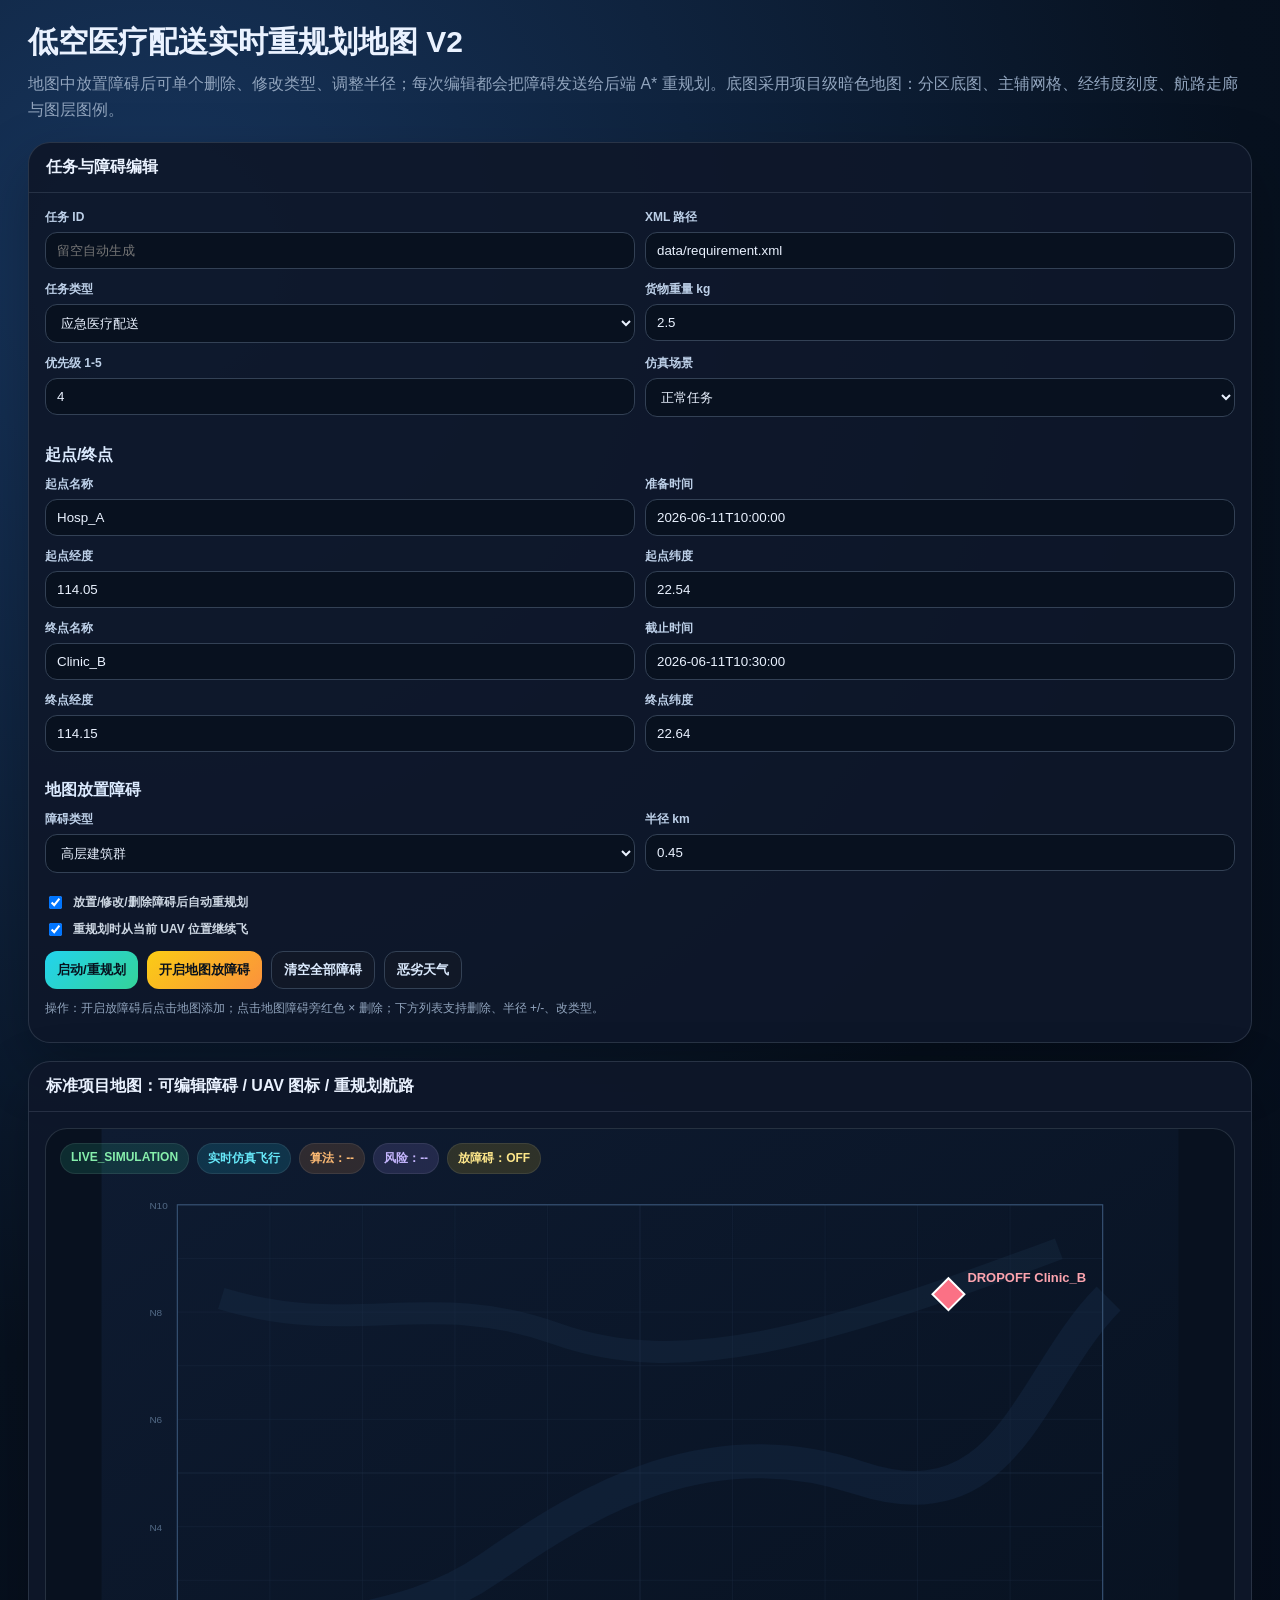
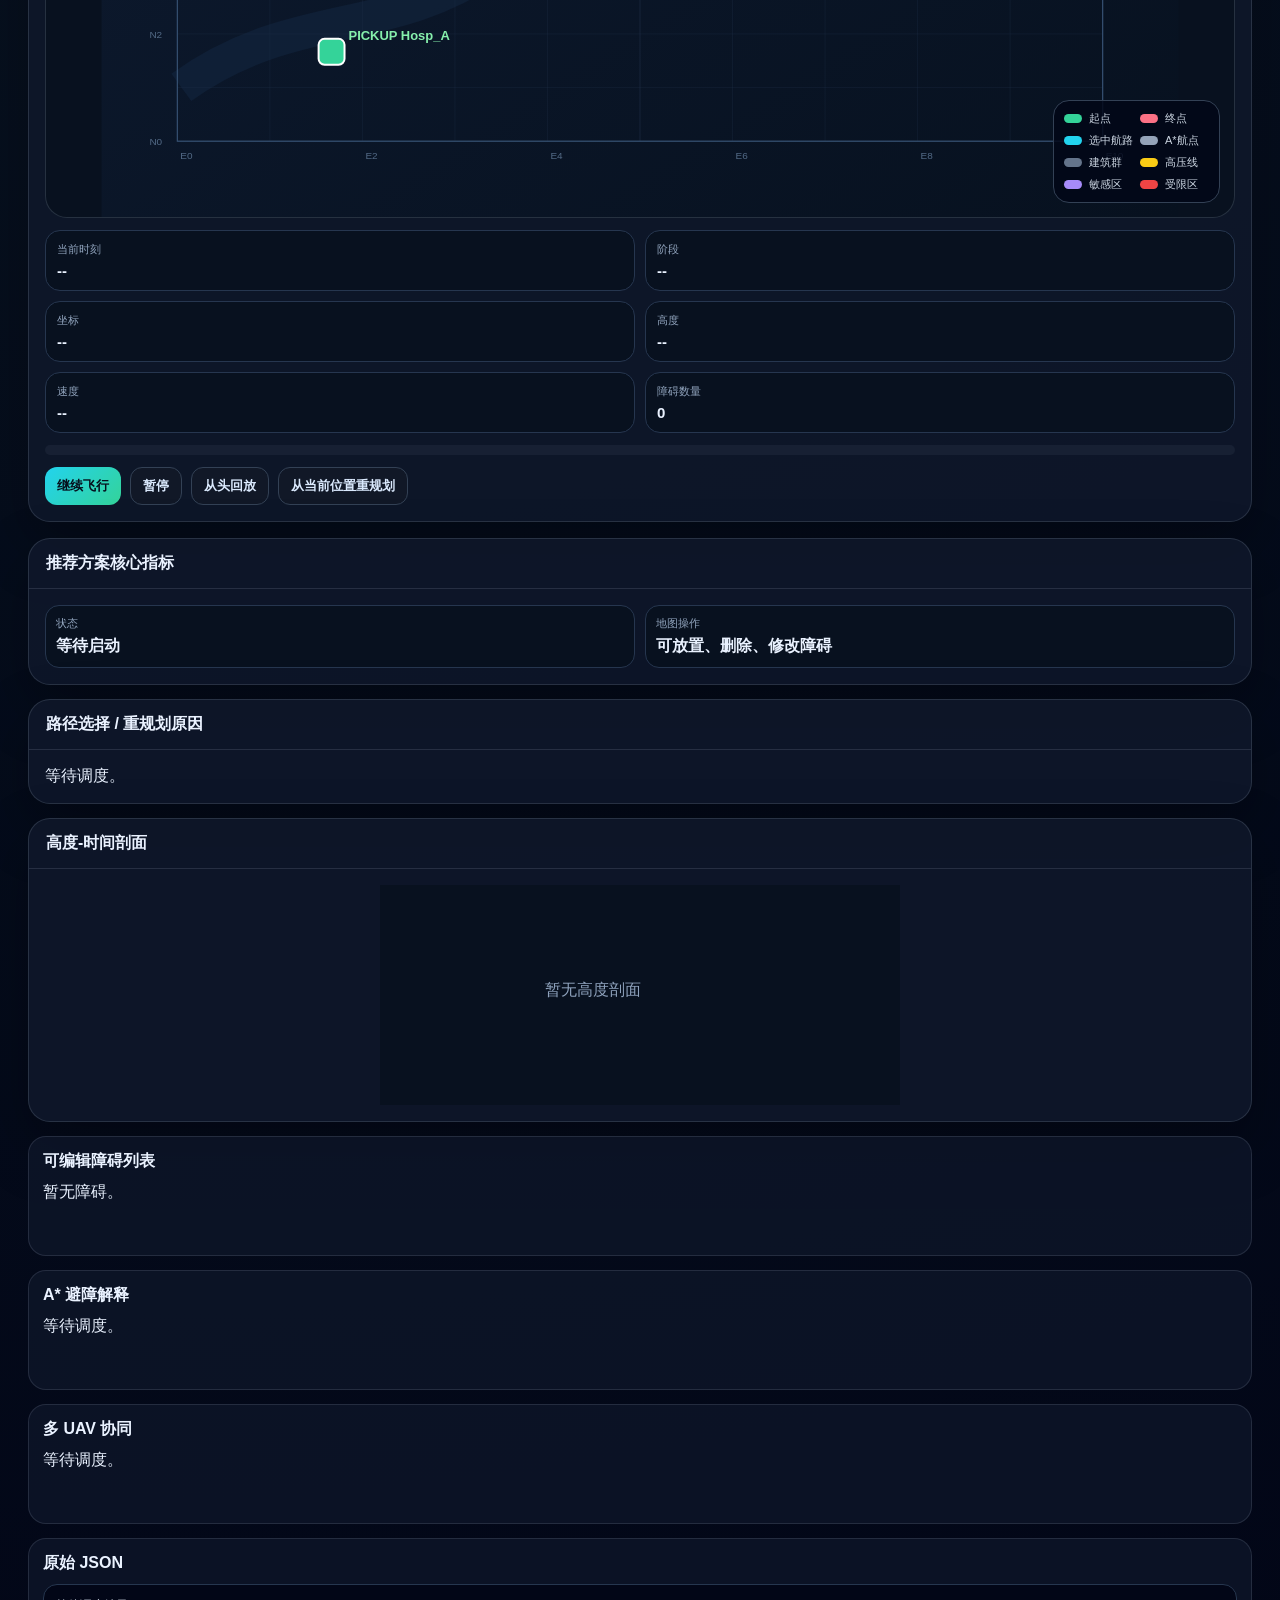
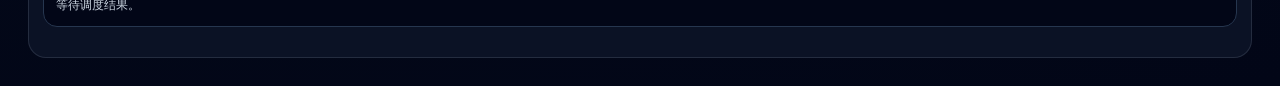
<file: agent_code-master/frontend/index_realtime_map_v2.html>
<!doctype html><html lang="zh-CN"><head><meta charset="utf-8"><meta name="viewport" content="width=device-width,initial-scale=1"><title>低空医疗配送实时重规划地图 V2</title><style>:root{--bg:#06111f;--panel:#0f172a;--line:#273852;--text:#eaf2ff;--muted:#91a4bd;--cyan:#22d3ee;--green:#34d399;--red:#fb7185;--yellow:#facc15;--purple:#a78bfa;--orange:#fb923c}*{box-sizing:border-box}body{margin:0;background:radial-gradient(circle at 12% 8%,#17355d 0,#07111f 34%,#020617 100%);color:var(--text);font-family:-apple-system,BlinkMacSystemFont,"Segoe UI","Microsoft YaHei",Arial,sans-serif}header{max-width:1800px;margin:auto;padding:22px 28px 8px}h1{margin:0;font-size:30px}.sub{color:var(--muted);margin-top:8px;line-height:1.6}.wrap{max-width:1800px;margin:auto;padding:12px 28px 28px;display:grid;grid-template-columns:390px 1fr;gap:18px}.card{background:rgba(15,23,42,.92);border:1px solid rgba(148,163,184,.2);border-radius:22px;box-shadow:0 24px 60px rgba(0,0,0,.28);overflow:hidden}.hd{padding:14px 17px;border-bottom:1px solid rgba(148,163,184,.18);font-weight:900}.bd{padding:16px}.row{display:grid;grid-template-columns:1fr 1fr;gap:10px}.f{margin-bottom:12px}label{display:block;font-size:12px;font-weight:800;color:#bdd0e8;margin-bottom:6px}input,select{width:100%;background:#08111f;color:var(--text);border:1px solid #334155;border-radius:12px;padding:10px 11px;outline:0}input:focus,select:focus{border-color:var(--cyan);box-shadow:0 0 0 3px rgba(34,211,238,.12)}.sec{margin:16px 0 10px;font-weight:900;color:#dbeafe}.btns{display:flex;flex-wrap:wrap;gap:9px;margin-top:12px}button{border:0;border-radius:12px;padding:9px 12px;font-weight:900;cursor:pointer;color:#06101d}.primary{background:linear-gradient(135deg,#22d3ee,#34d399)}.ghost{background:#111827;color:#dbeafe;border:1px solid #334155}.warn{background:linear-gradient(135deg,#facc15,#fb923c)}.danger{background:linear-gradient(135deg,#fb7185,#fb923c)}.hint{font-size:12px;color:var(--muted);line-height:1.55}.toast{margin-top:8px;color:#fca5a5}.switch{display:flex;align-items:center;gap:8px;font-size:12px;color:#cbd5e1;margin:8px 0}.switch input{width:auto}.dash{display:grid;grid-template-columns:1.4fr .6fr;gap:16px}.map{height:690px;border:1px solid rgba(148,163,184,.22);border-radius:22px;background:#08111f;position:relative;overflow:hidden}.badges{position:absolute;left:14px;top:14px;display:flex;gap:8px;flex-wrap:wrap;z-index:5}.tag{border-radius:999px;padding:6px 10px;font-size:12px;font-weight:900;background:#111827;border:1px solid rgba(255,255,255,.08)}.cyan{color:#67e8f9;background:rgba(34,211,238,.14)}.green{color:#86efac;background:rgba(52,211,153,.14)}.yellow{color:#fde68a;background:rgba(250,204,21,.14)}.purple{color:#c4b5fd;background:rgba(167,139,250,.14)}.orange{color:#fdba74;background:rgba(251,146,60,.14)}svg{width:100%;height:100%;display:block}.legend{position:absolute;right:14px;bottom:14px;z-index:5;background:rgba(2,6,23,.84);border:1px solid #334155;border-radius:16px;padding:10px;display:grid;grid-template-columns:1fr 1fr;gap:7px;font-size:11px}.lg{display:flex;align-items:center;gap:7px;color:#cbd5e1}.sw{width:18px;height:9px;border-radius:8px;display:inline-block}.metrics{display:grid;grid-template-columns:repeat(6,1fr);gap:10px;margin-top:12px}.metric{background:#08111f;border:1px solid #26364f;border-radius:15px;padding:11px}.metric small{display:block;color:var(--muted);font-size:11px}.metric b{display:block;margin-top:5px;font-size:15px}.progress{height:10px;background:#172033;border-radius:99px;overflow:hidden;margin-top:12px}.progress span{display:block;height:100%;width:0;background:linear-gradient(90deg,#22d3ee,#34d399,#facc15)}.side{display:grid;gap:14px}.miniGrid{display:grid;grid-template-columns:1fr 1fr;gap:10px}.mini{background:#08111f;border:1px solid #26364f;border-radius:14px;padding:10px}.mini small{display:block;color:var(--muted);font-size:11px}.mini b{display:block;margin-top:5px}.panels{display:grid;grid-template-columns:repeat(2,minmax(0,1fr));gap:14px;margin-top:14px}.panel{background:rgba(15,23,42,.78);border:1px solid rgba(148,163,184,.18);border-radius:18px;padding:14px;min-height:120px}.panel h3{margin:0 0 10px;font-size:16px}.table{width:100%;border-collapse:collapse;font-size:12px}.table th,.table td{border-bottom:1px solid #26364f;padding:7px;text-align:left}.table th{color:#93c5fd}.table button{font-size:11px;padding:4px 7px;margin-right:4px}.step{border-left:3px solid var(--cyan);background:#08111f;border-radius:10px;padding:8px 10px;margin-bottom:8px}.step b{font-size:13px}.step p{margin:5px 0 0;color:var(--muted);font-size:12px;line-height:1.5}.json{white-space:pre-wrap;word-break:break-word;background:#020617;border:1px solid #26364f;border-radius:14px;padding:12px;max-height:300px;overflow:auto;font-size:12px;color:#cbd5e1}@media(max-width:1280px){.wrap,.dash,.panels{grid-template-columns:1fr}.metrics{grid-template-columns:repeat(2,1fr)}}</style></head><body><header><h1>低空医疗配送实时重规划地图 V2</h1><div class="sub">地图中放置障碍后可单个删除、修改类型、调整半径；每次编辑都会把障碍发送给后端 A* 重规划。底图采用项目级暗色地图：分区底图、主辅网格、经纬度刻度、航路走廊与图层图例。</div></header><main class="wrap"><section class="card"><div class="hd">任务与障碍编辑</div><div class="bd"><div class="row"><div class="f"><label>任务 ID</label><input id="taskId" placeholder="留空自动生成"></div><div class="f"><label>XML 路径</label><input id="xmlPath" value="data/requirement.xml"></div></div><div class="row"><div class="f"><label>任务类型</label><select id="missionType"><option value="emergency_medical">应急医疗配送</option><option value="emergency_supply">应急物资配送</option></select></div><div class="f"><label>货物重量 kg</label><input id="cargoWeight" type="number" value="2.5" step="0.1"></div></div><div class="row"><div class="f"><label>优先级 1-5</label><input id="priority" type="number" value="4"></div><div class="f"><label>仿真场景</label><select id="scenario"><option value="normal">正常任务</option><option value="bad_weather">恶劣天气</option><option value="airspace_restricted">临时受限空域</option><option value="dock_congested">机巢拥堵</option></select></div></div><div class="sec">起点/终点</div><div class="row"><div class="f"><label>起点名称</label><input id="pickupId" value="Hosp_A"></div><div class="f"><label>准备时间</label><input id="pickupReady" value="2026-06-11T10:00:00"></div></div><div class="row"><div class="f"><label>起点经度</label><input id="pickupLon" type="number" step="0.000001" value="114.05"></div><div class="f"><label>起点纬度</label><input id="pickupLat" type="number" step="0.000001" value="22.54"></div></div><div class="row"><div class="f"><label>终点名称</label><input id="dropoffId" value="Clinic_B"></div><div class="f"><label>截止时间</label><input id="dropoffDeadline" value="2026-06-11T10:30:00"></div></div><div class="row"><div class="f"><label>终点经度</label><input id="dropoffLon" type="number" step="0.000001" value="114.15"></div><div class="f"><label>终点纬度</label><input id="dropoffLat" type="number" step="0.000001" value="22.64"></div></div><div class="sec">地图放置障碍</div><div class="row"><div class="f"><label>障碍类型</label><select id="obsType"><option value="building">高层建筑群</option><option value="powerline">高压线走廊</option><option value="sensitive">人口密集敏感区</option><option value="restricted">临时受限区域</option><option value="weather">恶劣天气单元</option></select></div><div class="f"><label>半径 km</label><input id="obsRadius" type="number" value="0.45" step="0.1"></div></div><label class="switch"><input id="autoReplan" type="checkbox" checked> 放置/修改/删除障碍后自动重规划</label><label class="switch"><input id="fromCurrent" type="checkbox" checked> 重规划时从当前 UAV 位置继续飞</label><div class="btns"><button class="primary" onclick="submitTask(false)">启动/重规划</button><button class="warn" id="placeBtn" onclick="togglePlacement()">开启地图放障碍</button><button class="ghost" onclick="clearObstacles()">清空全部障碍</button><button class="ghost" onclick="loadDemo('bad_weather')">恶劣天气</button></div><div class="hint" style="margin-top:10px">操作：开启放障碍后点击地图添加；点击地图障碍旁红色 × 删除；下方列表支持删除、半径 +/-、改类型。</div><div id="err" class="toast"></div></div></section><section><div class="dash"><div class="card"><div class="hd">标准项目地图：可编辑障碍 / UAV 图标 / 重规划航路</div><div class="bd"><div class="map"><div class="badges"><span id="src" class="tag green">LIVE_SIMULATION</span><span id="mode" class="tag cyan">实时仿真飞行</span><span id="algo" class="tag orange">算法：--</span><span id="risk" class="tag purple">风险：--</span><span id="placeState" class="tag yellow">放障碍：OFF</span></div><svg id="mapSvg" viewBox="0 0 1080 690"></svg><div class="legend"><div class="lg"><span class="sw" style="background:#34d399"></span>起点</div><div class="lg"><span class="sw" style="background:#fb7185"></span>终点</div><div class="lg"><span class="sw" style="background:#22d3ee"></span>选中航路</div><div class="lg"><span class="sw" style="background:#94a3b8"></span>A*航点</div><div class="lg"><span class="sw" style="background:#64748b"></span>建筑群</div><div class="lg"><span class="sw" style="background:#facc15"></span>高压线</div><div class="lg"><span class="sw" style="background:#a78bfa"></span>敏感区</div><div class="lg"><span class="sw" style="background:#ef4444"></span>受限区</div></div></div><div class="metrics"><div class="metric"><small>当前时刻</small><b id="timeNow">--</b></div><div class="metric"><small>阶段</small><b id="phase">--</b></div><div class="metric"><small>坐标</small><b id="pos">--</b></div><div class="metric"><small>高度</small><b id="alt">--</b></div><div class="metric"><small>速度</small><b id="speed">--</b></div><div class="metric"><small>障碍数量</small><b id="obsCount">0</b></div></div><div class="progress"><span id="progress"></span></div><div class="btns"><button class="primary" onclick="play()">继续飞行</button><button class="ghost" onclick="pause()">暂停</button><button class="ghost" onclick="restart()">从头回放</button><button class="ghost" onclick="submitTask(true)">从当前位置重规划</button></div></div></div><div class="side"><div class="card"><div class="hd">推荐方案核心指标</div><div class="bd"><div id="overview" class="miniGrid"></div></div></div><div class="card"><div class="hd">路径选择 / 重规划原因</div><div class="bd"><div id="routeSelection">等待调度。</div></div></div><div class="card"><div class="hd">高度-时间剖面</div><div class="bd"><svg id="heightSvg" viewBox="0 0 520 220" style="height:220px"></svg></div></div></div></div><div class="panels"><div class="panel"><h3>可编辑障碍列表</h3><div id="obsPanel">暂无障碍。</div></div><div class="panel"><h3>A* 避障解释</h3><div id="avoidance">等待调度。</div></div><div class="panel"><h3>多 UAV 协同</h3><div id="multiUav">等待调度。</div></div><div class="panel"><h3>原始 JSON</h3><div id="raw" class="json">等待调度结果。</div></div></div></section></main><script>
const W=1080,H=690,pad=76;let data=null,telemetry=[],idx=0,timer=null,placing=false,obstacles=[],project=null,inverse=null,dronePlans=[];
function by(id){return document.getElementById(id)}function num(id){return Number(by(id).value)}function esc(s){return String(s??'').replace(/[&<>]/g,c=>({'&':'&amp;','<':'&lt;','>':'&gt;'}[c]))}function v(x,u){return x===undefined||x===null?'--':`${x}${u||''}`}function currentTelemetry(){return telemetry[Math.min(idx,Math.max(telemetry.length-1,0))]}function pickup(){return{lon:num('pickupLon'),lat:num('pickupLat'),id:by('pickupId').value}}function dropoff(){return{lon:num('dropoffLon'),lat:num('dropoffLat'),id:by('dropoffId').value}}
function deliveryPoints(live){const cur=currentTelemetry();const use=live&&by('fromCurrent').checked&&cur&&cur.lon;const p=use?{id:'UAV_CURRENT_POSITION',lon:+cur.lon,lat:+cur.lat,role:'pickup',ready_time:by('pickupReady').value}:{id:by('pickupId').value,lon:num('pickupLon'),lat:num('pickupLat'),role:'pickup',ready_time:by('pickupReady').value};return[p,{id:by('dropoffId').value,lon:num('dropoffLon'),lat:num('dropoffLat'),role:'dropoff',deadline:by('dropoffDeadline').value}]}
function payload(live=false){return{task_id:by('taskId').value.trim(),requirement_xml_path:by('xmlPath').value.trim()||'data/requirement.xml',mission_type:by('missionType').value,delivery_points:deliveryPoints(live),cargo_weight_kg:num('cargoWeight'),priority:num('priority'),environmental_constraints:{max_wind_speed_mps:10,max_precipitation_mm_h:5,minimum_visibility_km:2,maximum_altitude_m:120,custom_obstacles:obstacles},output_requirements:{format:'json',need_risk_assessment:true,need_orchestration_trace:true,need_llm_analysis:true},simulation_scenario:by('scenario').value}}
async function submitTask(live=false){by('err').textContent='';pause();try{const r=await fetch('/api/v1/task/submit',{method:'POST',headers:{'Content-Type':'application/json'},body:JSON.stringify(payload(live))});data=await r.json();if(!r.ok)throw new Error(JSON.stringify(data));render(data)}catch(e){by('err').textContent='请求失败：'+e.message}}function loadDemo(s){by('scenario').value=s;submitTask(false)}function sol(){return data?.recommended_solution||data?.final_dispatch_solution||{}}
function render(d){const s=sol();telemetry=s.multi_uav_plan?.uavs?.[0]?.trajectory||s.telemetry_stream||s.smoothed_trajectory||[];idx=0;by('src').textContent=s.telemetry_source||'LIVE_SIMULATION';by('algo').textContent='算法：'+(s.algorithm_used||s.algorithm||'--');const r=d.risk_assessment||{};by('risk').textContent='风险：'+(r.risk_level||'--')+' '+(r.risk_score??'');renderOverview(s,d);renderRouteSelection(s);renderAvoidance(s);renderMultiUav(s);renderObsPanel();drawMap(s);drawHeight(s);setFrame(0);by('raw').textContent=JSON.stringify(d,null,2);play()}
function renderOverview(s,d){const items=[['任务状态',d.mission_status||'--'],['已选算法',s.algorithm_used||s.algorithm||'--'],['路径生成',s.route_generation_mode||'--'],['路径距离',v(s.flight_distance_km,' km')],['耗时',v(s.estimated_duration_mins,' min')],['能耗',v(s.estimated_energy_kj,' kJ')],['A*航点',s.raw_astar_waypoints?.length||0],['平滑样本',s.smoothed_trajectory?.length||0],['动态障碍',s.dynamic_obstacle_count??obstacles.length],['重规划触发',s.replanning_trigger||'initial_plan']];by('overview').innerHTML=items.map(([a,b])=>`<div class="mini"><small>${esc(a)}</small><b>${esc(b)}</b></div>`).join('')}function renderRouteSelection(s){const cs=s.candidate_corridors||[];let html='';if(cs.length){html+=`<table class="table"><tr><th>候选</th><th>耗时</th><th>能耗</th><th>时间窗</th><th>结果</th></tr>${cs.map(c=>`<tr><td>${esc(c.corridor_name)}</td><td>${c.duration_mins}</td><td>${c.energy_kj}</td><td>${c.time_window_met?'满足':'否'}</td><td>${c.corridor_name===s.selected_corridor?'已选':'未选'}</td></tr>`).join('')}</table>`}html+=`<div class="step"><b>重规划说明</b><p>${esc(s.replanning_explanation||'按时间窗、能耗、风险和动态障碍代价选择当前航路。')}</p></div>`;by('routeSelection').innerHTML=html}function renderAvoidance(s){const arr=s.obstacle_avoidance_explanation||[];by('avoidance').innerHTML=arr.length?arr.map(x=>`<div class="step"><b>A*避障</b><p>${esc(x)}</p></div>`).join(''):'暂无避障解释。'}function renderMultiUav(s){const m=s.multi_uav_plan||{};by('multiUav').innerHTML=m.enabled?(m.uavs||[]).map(u=>`<div class="step"><b style="color:${u.color}">${esc(u.uav_id)} · ${esc(u.role)}</b><p>${esc(u.assignment)} 高度层 ${u.altitude_layer_m}m，延时 ${u.delay_seconds}s。</p></div>`).join(''):'暂无多 UAV 协同。'}
function renderObsPanel(){by('obsCount').textContent=obstacles.length;by('obsPanel').innerHTML=obstacles.length?`<table class="table"><tr><th>ID</th><th>类型</th><th>半径</th><th>操作</th></tr>${obstacles.map(o=>`<tr><td>${o.id}</td><td><select onchange="setObstacleType('${o.id}',this.value)"><option value="building" ${o.kind==='building'?'selected':''}>建筑群</option><option value="powerline" ${o.kind==='powerline'?'selected':''}>高压线</option><option value="sensitive" ${o.kind==='sensitive'?'selected':''}>敏感区</option><option value="restricted" ${o.kind==='restricted'?'selected':''}>受限区</option><option value="weather" ${o.kind==='weather'?'selected':''}>天气</option></select></td><td>${o.radius_km.toFixed(2)} km</td><td><button class="ghost" onclick="changeRadius('${o.id}',-.1)">-</button><button class="ghost" onclick="changeRadius('${o.id}',.1)">+</button><button class="danger" onclick="removeObstacle('${o.id}')">删除</button></td></tr>`).join('')}</table>`:'暂无障碍。'}function afterObstacleEdit(){renderObsPanel();drawMap(sol());if(by('autoReplan').checked)submitTask(true)}function removeObstacle(id){obstacles=obstacles.filter(o=>o.id!==id);afterObstacleEdit()}function changeRadius(id,d){const o=obstacles.find(x=>x.id===id);if(o){o.radius_km=Math.max(.15,+(o.radius_km+d).toFixed(2));afterObstacleEdit()}}function setObstacleType(id,k){const o=obstacles.find(x=>x.id===id);if(o){o.kind=k;o.name=kindLabel(k);afterObstacleEdit()}}function clearObstacles(){obstacles=[];afterObstacleEdit()}function kindLabel(k){return{building:'建筑群',powerline:'高压线',sensitive:'敏感区',restricted:'受限区',weather:'天气单元'}[k]||k}
function allPts(s){let pts=[pickup(),dropoff(),...obstacles.map(o=>({lon:o.center_lon,lat:o.center_lat}))];['raw_astar_waypoints','smoothed_trajectory','route_polyline_geo','waypoints_3d'].forEach(k=>(s[k]||[]).forEach(p=>pts.push(p)));(s.obstacle_zones||[]).forEach(o=>{if(o.center_lon)pts.push({lon:o.center_lon,lat:o.center_lat});(o.polyline_geo||[]).forEach(p=>pts.push(p))});(s.multi_uav_plan?.uavs||[]).forEach(u=>(u.trajectory||[]).forEach(p=>pts.push(p)));return pts.filter(p=>p&&p.lon!==undefined&&p.lat!==undefined)}function bounds(pts){const lons=pts.map(p=>+p.lon),lats=pts.map(p=>+p.lat);const lp=Math.max((Math.max(...lons)-Math.min(...lons))*.25,.015),ap=Math.max((Math.max(...lats)-Math.min(...lats))*.25,.015);return{minLon:Math.min(...lons)-lp,maxLon:Math.max(...lons)+lp,minLat:Math.min(...lats)-ap,maxLat:Math.max(...lats)+ap}}function projSetup(s){const b=bounds(allPts(s||{}));project=p=>({x:pad+(+p.lon-b.minLon)/(b.maxLon-b.minLon)*(W-pad*2),y:H-pad-(+p.lat-b.minLat)/(b.maxLat-b.minLat)*(H-pad*2)});inverse=(x,y)=>({lon:b.minLon+(x-pad)/(W-pad*2)*(b.maxLon-b.minLon),lat:b.minLat+(H-pad-y)/(H-pad*2)*(b.maxLat-b.minLat)})}function pstr(a){return a.map(p=>{const q=project(p);return`${q.x},${q.y}`}).join(' ')}
function mapBg(){let h=`<defs><linearGradient id="sea" x1="0" y1="0" x2="1" y2="1"><stop offset="0" stop-color="#0e1b31"/><stop offset="1" stop-color="#07111f"/></linearGradient><filter id="glow"><feGaussianBlur stdDeviation="3" result="b"/><feMerge><feMergeNode in="b"/><feMergeNode in="SourceGraphic"/></feMerge></filter></defs><rect width="1080" height="690" fill="url(#sea)"/>`;h+=`<path d="M80,560 C190,480 290,510 390,440 S610,300 760,350 S930,250 1010,170" fill="none" stroke="#1f3b5b" stroke-width="34" opacity=".25"/><path d="M120,170 C250,210 330,160 455,205 S720,210 960,120" fill="none" stroke="#23415f" stroke-width="22" opacity=".20"/>`;for(let i=0;i<=10;i++){const x=pad+i*(W-2*pad)/10,y=pad+i*(H-2*pad)/10;const op=(i%5===0)?0.55:0.28;h+=`<line x1="${x}" y1="${pad}" x2="${x}" y2="${H-pad}" stroke="#22334c" opacity="${op}"/><line x1="${pad}" y1="${y}" x2="${W-pad}" y2="${y}" stroke="#22334c" opacity="${op}"/>`;if(i%2===0){h+=`<text x="${x+3}" y="${H-pad+18}" fill="#526985" font-size="10">E${i}</text><text x="${pad-28}" y="${y+4}" fill="#526985" font-size="10">N${10-i}</text>`}}h+=`<rect x="${pad}" y="${pad}" width="${W-2*pad}" height="${H-2*pad}" fill="none" stroke="#355071" stroke-width="1.2"/>`;return h}
function drawMap(s={}){projSetup(s);dronePlans=[];let html=mapBg();[...(s.obstacle_zones||[]),...obstacles.map(o=>({...o,kind:frontKind(o.kind),source:'frontend'}))].forEach(o=>html+=drawObstacle(o));const raw=s.raw_astar_waypoints||[];if(raw.length)html+=`<polyline points="${pstr(raw)}" fill="none" stroke="#94a3b8" stroke-width="2" stroke-dasharray="4 8" opacity=".65"/>`;const smooth=s.smoothed_trajectory||s.route_polyline_geo||s.waypoints_3d||[];if(smooth.length)html+=`<polyline points="${pstr(smooth)}" fill="none" stroke="#22d3ee" stroke-width="6" stroke-linecap="round" stroke-linejoin="round" filter="url(#glow)"/>`;html+=pickupIcon(project(pickup()),by('pickupId').value)+dropIcon(project(dropoff()),by('dropoffId').value);const plans=s.multi_uav_plan?.uavs||[];if(plans.length){plans.forEach((u,i)=>{if(u.trajectory?.length){const opacity=(i===0)?0.85:0.45;html+=`<polyline points="${pstr(u.trajectory)}" fill="none" stroke="${u.color||'#fff'}" stroke-width="${i===0?4:2}" opacity="${opacity}" stroke-dasharray="${i===0?'0':'8 7'}"/>`;const id=safe(u.uav_id);dronePlans.push({id,u});html+=droneIcon(id,u.color||'#facc15',u.uav_id)}})}else if(smooth.length){dronePlans.push({id:'primary',u:{trajectory:smooth,color:'#facc15',uav_id:'UAV-LIVE'}});html+=droneIcon('primary','#facc15','UAV-LIVE')}by('mapSvg').innerHTML=html;setFrame(idx)}function frontKind(k){return{building:'building_cluster',powerline:'linear_obstacle',sensitive:'sensitive_area',restricted:'no_fly_zone',weather:'weather_cell'}[k]||k}
function drawObstacle(o){const color={building_cluster:'#64748b',linear_obstacle:'#facc15',sensitive_area:'#a78bfa',no_fly_zone:'#ef4444',weather_cell:'#fb923c'}[o.kind]||'#94a3b8';let h='';if(o.kind==='linear_obstacle'&&o.polyline_geo?.length){const pts=o.polyline_geo.map(p=>project(p));h+=`<polyline points="${pts.map(p=>`${p.x},${p.y}`).join(' ')}" fill="none" stroke="${color}" stroke-width="7" stroke-dasharray="11 8" opacity=".78"/>`;h+=label(pts[0],o.id||'POWERLINE',color)}else if(o.center_lon){const c=project({lon:o.center_lon,lat:o.center_lat}),r=24+(o.radius_km||.6)*18;if(o.kind==='building_cluster'){for(let i=0;i<6;i++)h+=`<rect x="${c.x-r/2+i*7}" y="${c.y-r/2-i*4}" width="${r*.42}" height="${r*.88}" fill="${color}" opacity=".34" stroke="${color}"/>`}else{h+=`<circle cx="${c.x}" cy="${c.y}" r="${r}" fill="${color}" opacity=".16" stroke="${color}" stroke-width="2" stroke-dasharray="${o.kind==='no_fly_zone'?'0':'8 6'}"/>`}h+=label({x:c.x+r*.42,y:c.y-r*.42},o.id||kindLabel(o.kind),color);if(o.source==='frontend'){h+=`<g onclick="removeObstacle('${o.id}')" style="cursor:pointer"><circle cx="${c.x+r*.7}" cy="${c.y-r*.7}" r="11" fill="#fb7185" stroke="#fff"/><text x="${c.x+r*.7-4}" y="${c.y-r*.7+4}" fill="#fff" font-size="13" font-weight="900">×</text></g>`}}return h}function label(p,t,c){return`<text x="${p.x+8}" y="${p.y-8}" fill="${c}" font-size="12" font-weight="900">${esc(t)}</text>`}function kindLabel(k){return{building_cluster:'建筑群',linear_obstacle:'高压线',sensitive_area:'敏感区',no_fly_zone:'受限区',weather_cell:'天气单元'}[k]||k}
function pickupIcon(p,n){return`<g><rect x="${p.x-13}" y="${p.y-13}" width="26" height="26" rx="6" fill="#34d399" stroke="#fff" stroke-width="2"/><text x="${p.x+17}" y="${p.y-12}" fill="#86efac" font-size="13" font-weight="900">PICKUP ${esc(n)}</text></g>`}function dropIcon(p,n){return`<g><path d="M${p.x},${p.y-16} L${p.x+16},${p.y} L${p.x},${p.y+16} L${p.x-16},${p.y} Z" fill="#fb7185" stroke="#fff" stroke-width="2"/><text x="${p.x+19}" y="${p.y-12}" fill="#fda4af" font-size="13" font-weight="900">DROPOFF ${esc(n)}</text></g>`}function droneIcon(id,c,label){return`<g id="drone-${id}"><circle cx="0" cy="0" r="22" fill="${c}" opacity=".16"><animate attributeName="r" values="16;25;16" dur="1.4s" repeatCount="indefinite"/></circle><path d="M0,-19 L14,16 L0,9 L-14,16 Z" fill="${c}" stroke="#fff" stroke-width="2"/><circle cx="0" cy="0" r="3" fill="#fff"/><text x="18" y="-14" fill="${c}" font-size="13" font-weight="900">${esc(label)}</text></g>`}function safe(s){return String(s).replace(/[^a-zA-Z0-9_-]/g,'_')}function heading(a,b){if(!a||!b)return 0;return Math.atan2((+b.lat)-(+a.lat),(+b.lon)-(+a.lon))*180/Math.PI+90}
function setFrame(i){if(!telemetry.length){by('progress').style.width='0%';return}idx=Math.max(0,Math.min(i,telemetry.length-1));const t=telemetry[idx],prev=telemetry[Math.max(0,idx-1)];by('timeNow').textContent='T+'+(t.t_seconds??idx)+'s';by('phase').textContent=t.phase||'fly';by('pos').textContent=(+t.lon).toFixed(5)+', '+(+t.lat).toFixed(5);by('alt').textContent=(t.altitude_m??'--')+' m';by('speed').textContent=(t.speed_kmh??50)+' km/h';by('obsCount').textContent=obstacles.length;by('progress').style.width=((idx+1)/telemetry.length*100)+'%';dronePlans.forEach(({id,u})=>{const tr=u.trajectory||telemetry;const p=tr[Math.min(idx,tr.length-1)],pp=tr[Math.max(0,Math.min(idx-1,tr.length-1))],g=document.getElementById('drone-'+id);if(g&&p){const q=project(p);g.setAttribute('transform',`translate(${q.x},${q.y}) rotate(${heading(pp,p)})`)}})}function play(){pause();if(!telemetry.length)return;timer=setInterval(()=>{setFrame(idx+1);if(idx>=telemetry.length-1)pause()},220)}function pause(){if(timer)clearInterval(timer);timer=null}function restart(){setFrame(0);play()}function togglePlacement(){placing=!placing;by('placeBtn').textContent=placing?'关闭地图放障碍':'开启地图放障碍';by('placeState').textContent='放障碍：'+(placing?'ON':'OFF');by('placeState').className='tag '+(placing?'yellow':'green')}
by('mapSvg').addEventListener('click',e=>{if(!placing||!inverse)return;const rect=by('mapSvg').getBoundingClientRect();const x=(e.clientX-rect.left)/rect.width*W,y=(e.clientY-rect.top)/rect.height*H;if(x<pad||x>W-pad||y<pad||y>H-pad)return;const g=inverse(x,y),k=by('obsType').value;obstacles.push({id:'USER_OBS_'+String(obstacles.length+1).padStart(3,'0'),kind:k,center_lon:+g.lon,center_lat:+g.lat,radius_km:num('obsRadius'),name:kindLabel(k)});afterObstacleEdit()});function drawHeight(s){const svg=by('heightSvg'),p=s.multi_uav_plan?.height_time_profile||[];let h='<rect width="520" height="220" fill="#08111f"/>';if(!p.length){svg.innerHTML=h+`<text x="165" y="110" fill="#8fa3bd">暂无高度剖面</text>`;return}const maxT=Math.max(...p.map(x=>+x.t_seconds),1),alts=p.map(x=>+x.altitude_m),minA=Math.min(...alts)-5,maxA=Math.max(...alts)+5,groups={};p.forEach(x=>(groups[x.uav_id]=groups[x.uav_id]||[]).push(x));Object.entries(groups).forEach(([id,arr])=>{arr.sort((a,b)=>a.t_seconds-b.t_seconds);const c=arr[0].color||'#fff';const pts=arr.map(x=>`${45+x.t_seconds/maxT*455},${185-(x.altitude_m-minA)/(maxA-minA)*155}`).join(' ');h+=`<polyline points="${pts}" fill="none" stroke="${c}" stroke-width="3"/><text x="48" y="${185-(arr[0].altitude_m-minA)/(maxA-minA)*155-5}" fill="${c}" font-size="11">${esc(id)}</text>`});svg.innerHTML=h}function initial(){by('overview').innerHTML='<div class="mini"><small>状态</small><b>等待启动</b></div><div class="mini"><small>地图操作</small><b>可放置、删除、修改障碍</b></div>';drawMap({});renderObsPanel();drawHeight({})}initial();
</script></body></html>
</file>
